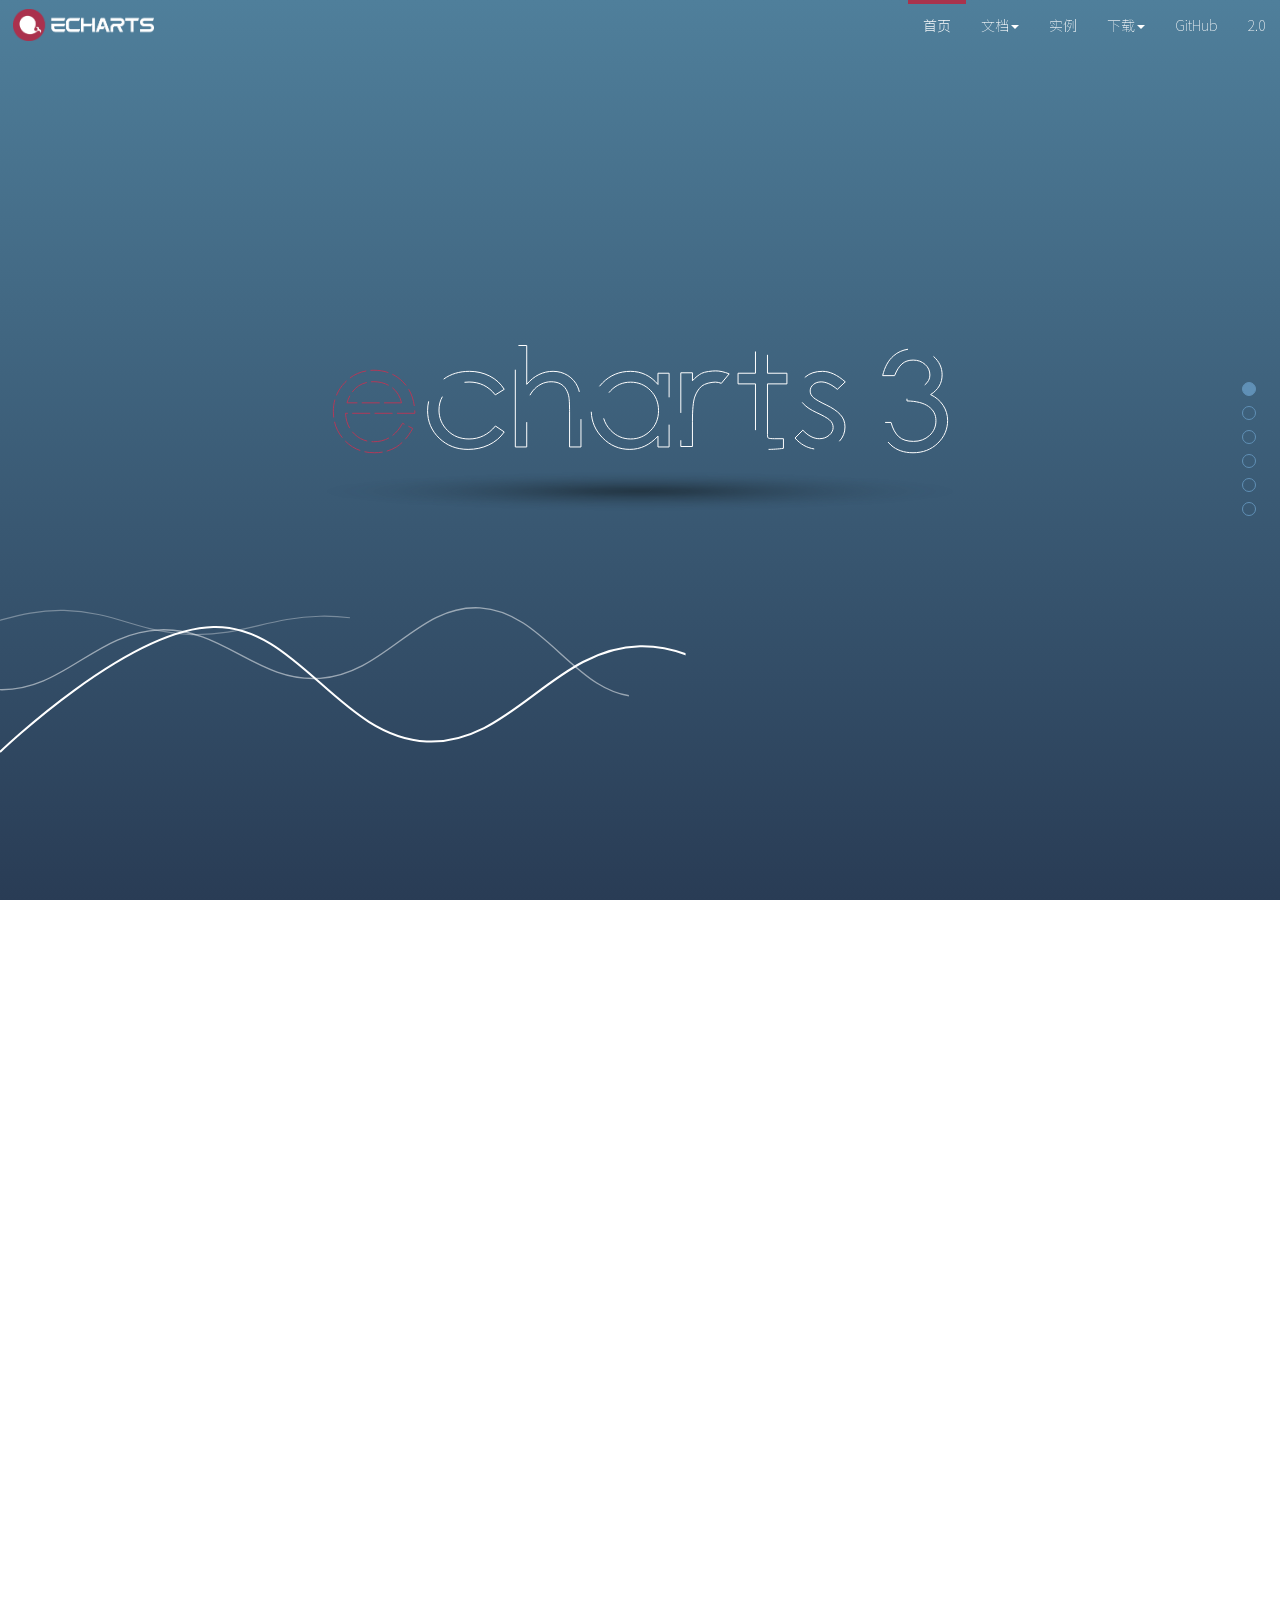
<file: echarts3.6.2-docs-master/index.html>
<!DOCTYPE html><html><head><meta charset="utf-8"><meta http-equiv="X-UA-Compatible" content="IE=edge"><meta name="viewport" content="width=device-width, initial-scale=1" user-scalable="no"><link rel="shortcut icon" href="images/favicon.png"><link rel="stylesheet" type="text/css" href="vendors/bootstrap/css/bootstrap.min.css"><!-- HTML5 shim and Respond.js for IE8 support of HTML5 elements and media queries--><!--[if lt IE 9]><script src="https://oss.maxcdn.com/html5shiv/3.7.2/html5shiv.min.js"></script><script src="https://oss.maxcdn.com/respond/1.4.2/respond.min.js"></script><![endif]--><link rel="stylesheet" type="text/css" href="css/main.css"><script id="font-hack" type="text/javascript">if (/windows/i.test(navigator.userAgent)) {
    var el = document.createElement('style');
    el.innerHTML = ''
        + '@font-face {font-family:"noto-thin";src:local("Microsoft Yahei");}'
        + '@font-face {font-family:"noto-light";src:local("Microsoft Yahei");}';
    document.head.insertBefore(el, document.getElementById('font-hack'));
}
</script><title>ECharts</title></head><!--[if lte IE 8]>
<body class="lower-ie">
<![endif]-->
<!--[if (gt IE 8)|!(IE)]><body class="index"></body><![endif]--><div id="lowie-main"><img src="images/forie.png" alt="ie tip"></div><div id="main"><div id="page-index"><nav role="navigation" class="navbar navbar-default navbar-fixed-top navbar-bg"><div class="container-fluid"><div class="navbar-header"><button type="button" data-toggle="collapse" data-target="#bs-example-navbar-collapse-1" aria-expanded="false" class="navbar-toggle collapsed"><span class="sr-only">Toggle navigation</span><span class="icon-bar"></span><span class="icon-bar"></span><span class="icon-bar"></span></button><a href="index.html" class="navbar-brand"><img src="images/logo.png" alt="echarts logo" class="navbar-logo"></a></div><div id="bs-example-navbar-collapse-1" class="collapse navbar-collapse"><ul class="nav navbar-nav navbar-right"><li id="nav-index"><a href="index.html">首页</a></li><li id="nav-doc" class="dropdown"><a href="index.html#" data-toggle="dropdown" class="dropdown-toggle">文档<b class="caret"></b></a><ul class="dropdown-menu"><li><a href="tutorial.html">教程</a></li><li><a href="api.html">API</a></li><li><a href="option.html">配置项手册</a></li><li><a href="changelog.html">Changelog</a></li></ul></li><li id="nav-examples"><a href="./gallery/index.html">实例</a></li><li id="nav-download" class="dropdown"><a href="index.html#" data-toggle="dropdown" class="dropdown-toggle">下载<b class="caret"></b></a><ul class="dropdown-menu"><li><a href="download.html">下载</a></li><li><a href="builder.html">在线构建</a></li><li><a href="download-map.html">地图</a></li><li><a href="download-theme.html">主题</a></li></ul></li><li id="nav-github"><a href="https://github.com/ecomfe/echarts" target="_blank">GitHub</a></li><li id="nav-2" class="0"><a href="echarts2/index.html">2.0</a></li></ul></div></div></nav><div id="fullpage"><div class="section section-one"><div class="container-one"><div id="animate-logo"></div><img src="images/index/shadow.png" alt="echarts3 shadow" class="shadow"><div id="wave"></div></div></div><div class="section section-two"><div class="container-two"><div class="img-bg"></div><!-- .header--><h2>每次用心改变 社区看得见</h2><div id="github-line-chart"></div><!-- .footer--></div></div><div class="section section-three"><div class="container-three row"><div class="col-md-6 col-sm-6"><div id="file-size-chart" class="file"></div></div><div class="col-md-6 col-sm-6"><h2>更小文件 更大作为</h2><p>更小体积的文件，满足更轻便的使用需求<br>更灵活的打包方式，可自由选择你需要的图表和组件</p></div></div></div><div class="section section-four"><div class="container-four row"><div class="col-md-7 col-sm-7 device-wrap"><img src="images/index/device.png" alt="header" class="device"></div><div class="col-md-5 col-sm-5 text-wrap"><h2>移动端强势来袭</h2><p>良好的自适应效果<br>专属的移动端交互体验</p></div></div></div><div class="section section-five"><div class="container-five row"><div class="text-header-wrap"><h2>更丰富的可视化效果</h2><p>新增更多图表类型，更好的满足不同数据的处理需求 更多的搭配方案让你的数据呈现方式更个性和完美</p></div><div class="list"><img src="images/index/1.png" data-index='1'><i></i><i></i><img src="images/index/2.png" data-index='2'><i></i><i></i><img src="images/index/3.png" data-index='3'><i></i><i></i><img src="images/index/4.png" data-index='4' class="cur-item"><i></i><i></i><img src="images/index/5.png" data-index='5'><i></i><i></i><img src="images/index/6.png" data-index='6'><i></i><i></i><img src="images/index/7.png" data-index='7'></div><div class="text-wrap"><h2>更丰富的可视化效果</h2><p>新增更多图表类型，更好的满足不同数据的处理需求<br />更多的搭配方案让你的数据呈现方式更个性和完美</p></div></div></div><div class="section section-six"><div class="container-six"><h2>Echarts 3.0的这一切仅仅是一个新的开始</h2><h2>在探索和完善的道路上我们从未停止脚步</h2><a href="examples.html" class="start-btn">Get started</a></div><footer id="footer"><div class="list-wrapper"><div class="product-list"><h2>百度EFE更多产品</h2><ul id="efe-more"></ul></div><div class="echarts-product"><h2>ECharts团队出品</h2><ul><li><a href="http://tushuo.baidu.com/" target="_blank">Baidu图说</a></li><li><a href="http://github.com/ecomfe/zrender" target="_blank">ZRender</a></li><li><a href="https://github.com/pissang/qtek" target="_blank">QTEK</a></li></ul></div><div class="contact-list"><h2>联系我们</h2><ul><li><a href="https://github.com/ecomfe/echarts" target="_blank">GitHub（问题反馈渠道）</a></li><li><a href="http://weibo.com/echarts" target="_blank">Weibo</a></li><li><a href="mailto:echarts-bug@baidu.com" target="_blank">Email</a></li></ul></div><div class="more"><h2>更多</h2><ul><li><a href="https://github.com/ecomfe/echarts/blob/master/LICENSE" target="_blank">License(BSD)</a></li></ul></div></div><div class="copyrights">© 2015<a href="http://www.baidu.com" target="_blank">Baidu</a></div></footer><script>var xhr = new XMLHttpRequest();
xhr.open('GET', 'efe-meta/html/full-intro.html', true);
xhr.send();
xhr.onreadystatechange = function() {
    if (xhr.readyState === 4 && xhr.status === 200) {
        var efeMore = document.getElementById('efe-more');
        efeMore.insertAdjacentHTML(
            'beforeend', xhr.responseText.replace(/<dd>.*?<\/dd>/g, '')
        );

        var removed = [
            'a[href="http://echarts.baidu.com/"]',
            'a[href="http://tushuo.baidu.com/"]',
        ];
        removed.forEach(function (query) {
            var result = efeMore.querySelectorAll(query)[0];
            var dtNode = result && result.parentNode;
            dtNode.parentNode.removeChild(dtNode);
        });


    }
};</script></div></div></div></div><script type="text/javascript" src="vendors/jquery/jquery.min.js"></script><script type="text/javascript" src="vendors/bootstrap/js/bootstrap.min.js"></script><script type="text/javascript" src="vendors/bootstrap/js/validator.js"></script><link rel="stylesheet" type="text/css" href="vendors/fullpage/jquery.fullpage.min.css"><script type="text/javascript" src="vendors/fullpage/jquery.fullpage.min.js"></script><script type="text/javascript" src="vendors/echarts/echarts.simple.min.js"></script><script type="text/javascript">(function () {
    if ($('.lower-ie').length) {
        return;
    }
    document.getElementById('nav-index').className = 'active';
    var defaultEle = $('.navbar-default');
    defaultEle.addClass('navbar-bg');

    document.writeln('<script language="javascript" src="js/index.js">');
    document.writeln('</scr' + 'ipt>');

    // enabling full page plugin
    $(document).ready(function() {
        // draw polyline and sine wave animation
        drawCanvasOne();
        drawLogo();
        // enabling full page plugin
        $('#fullpage').fullpage({
            navigation: true,
            resize: true,
            onLeave: function (index, nextIndex, direction) {
                if ($('.navbar-toggle').attr('aria-expanded') === 'true') {
                    $('.navbar-toggle').trigger('click');
                }
                $('.dropdown-toggle').each(function () {
                    var $toggleBtn = $(this);
                    if ($toggleBtn.attr('aria-expanded') === 'true') {
                        $toggleBtn.parent().removeClass('open');
                        $toggleBtn.trigger('click');
                    }
                });
                if (nextIndex === 2) {
                    initGithubCharts();
                }
                if (nextIndex === 3) {
                    initSizeCharts();
                }
                if (nextIndex === 4) {
                    $('.section-four').find('.text-wrap').addClass('text-wrap-animate')
                        .end().find('.device-wrap').addClass('device-wrap-animate');
                }
                defaultEle.toggleClass('navbar-bg', nextIndex === 1);
            }
        });
        var container = $('.container-five');
        container.on('mouseenter', 'img', function () {
            var target = $(this);
            if (target.hasClass('cur-item')) {
                return;
            }
            var index = +target.data('index');
            container.find('.cur-item').removeClass('cur-item');
            target.addClass('cur-item');
        });
    });
})();</script></html>
</file>
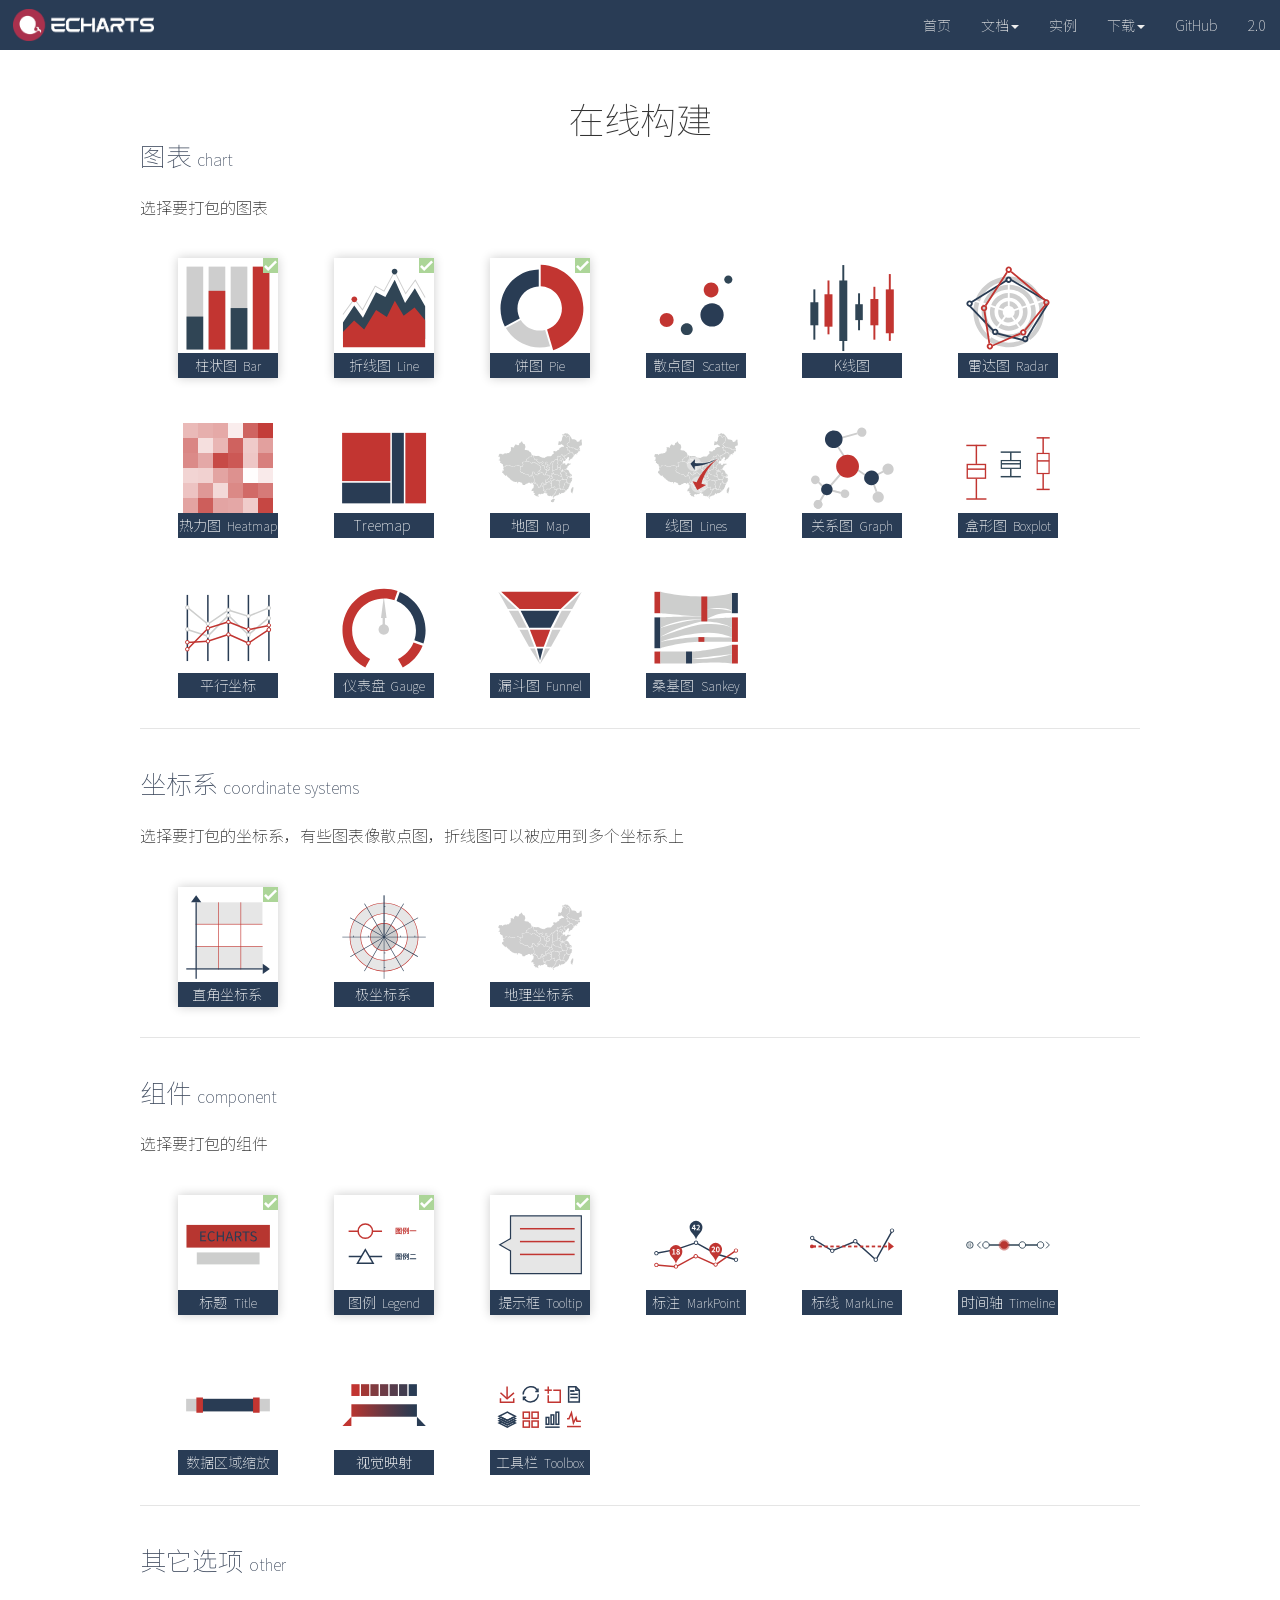
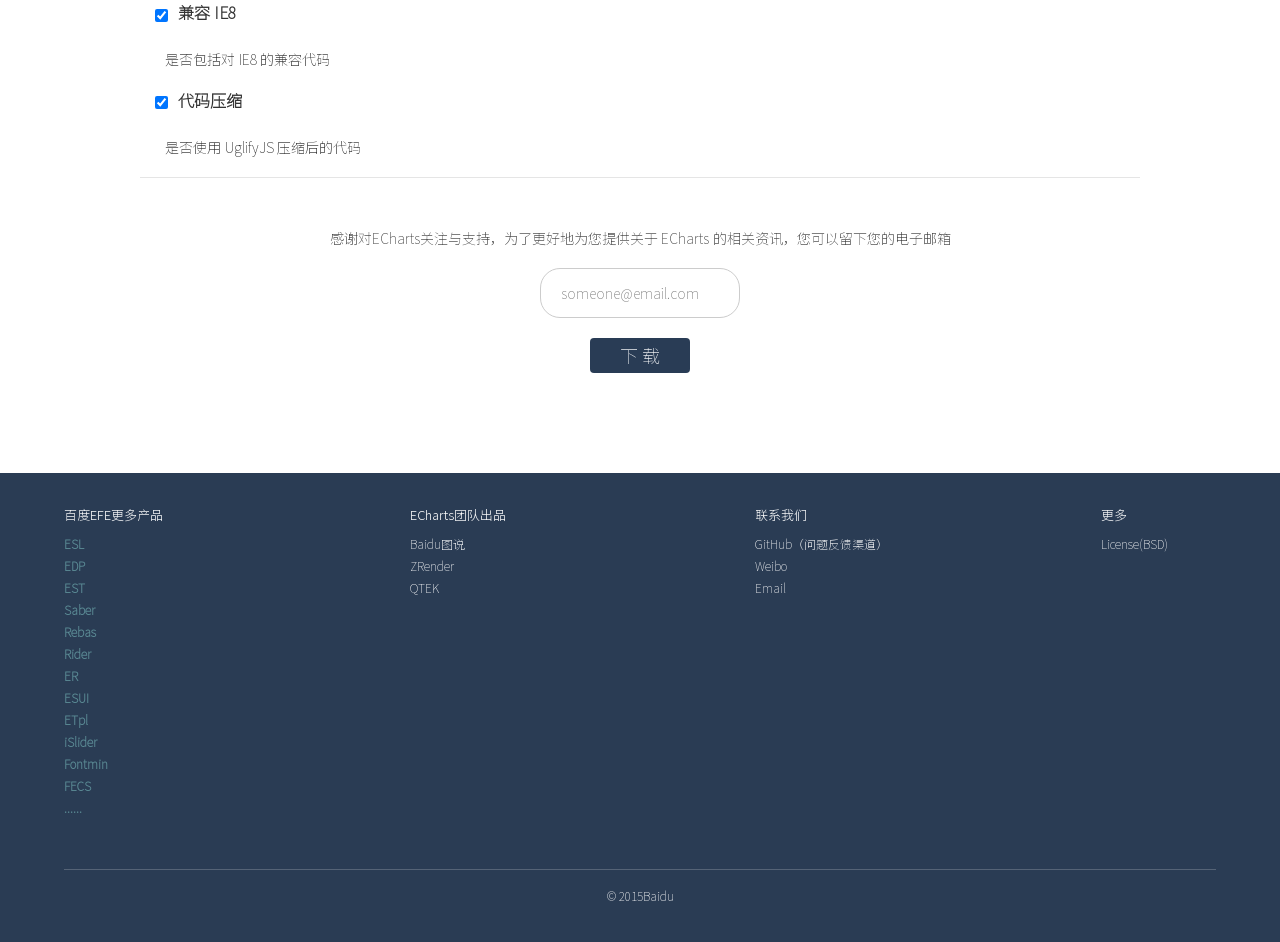
<file: echarts3.6.2-docs-master/builder.html>
<!DOCTYPE html><html><head><meta charset="utf-8"><meta http-equiv="X-UA-Compatible" content="IE=edge"><meta name="viewport" content="width=device-width, initial-scale=1" user-scalable="no"><link rel="shortcut icon" href="images/favicon.png"><link rel="stylesheet" type="text/css" href="vendors/bootstrap/css/bootstrap.min.css"><!-- HTML5 shim and Respond.js for IE8 support of HTML5 elements and media queries--><!--[if lt IE 9]><script src="https://oss.maxcdn.com/html5shiv/3.7.2/html5shiv.min.js"></script><script src="https://oss.maxcdn.com/respond/1.4.2/respond.min.js"></script><![endif]--><link rel="stylesheet" type="text/css" href="css/main.css"><script id="font-hack" type="text/javascript">if (/windows/i.test(navigator.userAgent)) {
    var el = document.createElement('style');
    el.innerHTML = ''
        + '@font-face {font-family:"noto-thin";src:local("Microsoft Yahei");}'
        + '@font-face {font-family:"noto-light";src:local("Microsoft Yahei");}';
    document.head.insertBefore(el, document.getElementById('font-hack'));
}
</script><title>ECharts Builder</title></head><!--[if lte IE 8]>
<body class="lower-ie">
<![endif]-->
<!--[if (gt IE 8)|!(IE)]><body class="undefined"></body><![endif]--><div id="lowie-main"><img src="images/forie.png" alt="ie tip"></div><div id="main"><nav class="navbar navbar-default navbar-fixed-top"><div class="container-fluid"><div class="navbar-header"><button type="button" data-toggle="collapse" data-target="#bs-example-navbar-collapse-1" aria-expanded="false" class="navbar-toggle collapsed"><span class="sr-only">Toggle navigation</span><span class="icon-bar"></span><span class="icon-bar"></span><span class="icon-bar"></span></button><a href="index.html" class="navbar-brand"><img src="images/logo.png" alt="echarts logo" class="navbar-logo"></a></div><div id="bs-example-navbar-collapse-1" class="collapse navbar-collapse"><ul class="nav navbar-nav navbar-right"><li id="nav-index"><a href="index.html">首页</a></li><li id="nav-doc" class="dropdown"><a href="builder.html#" data-toggle="dropdown" class="dropdown-toggle">文档<b class="caret"></b></a><ul class="dropdown-menu"><li><a href="tutorial.html">教程</a></li><li><a href="api.html">API</a></li><li><a href="option.html">配置项手册</a></li><li><a href="changelog.html">Changelog</a></li></ul></li><li id="nav-examples"><a href="examples.html">实例</a></li><li id="nav-download" class="dropdown"><a href="builder.html#" data-toggle="dropdown" class="dropdown-toggle">下载<b class="caret"></b></a><ul class="dropdown-menu"><li><a href="download.html">下载</a></li><li><a href="builder.html">在线构建</a></li><li><a href="download-map.html">地图</a></li><li><a href="download-theme.html">主题</a></li></ul></li><li id="nav-github"><a href="https://github.com/ecomfe/echarts" target="_blank">GitHub</a></li><li id="nav-2" class="0"><a href="echarts2/index.html">2.0</a></li></ul></div></div></nav><div id="builder"><h1>在线构建</h1><div id="configuration"><section id="charts"><h3>图表<span>chart</span></h3><p class="desc">选择要打包的图表</p><ul><li class="checked"><img src="images/builder/chart/bar.svg" alt=""><input type="checkbox" name="bar"><h5>柱状图 <span>Bar</span></h5></li><li class="checked"><img src="images/builder/chart/line.svg" alt=""><input type="checkbox" name="line"><h5>折线图 <span>Line</span></h5></li><li class="checked"><img src="images/builder/chart/pie.svg" alt=""><input type="checkbox" name="pie"><h5>饼图 <span>Pie</span></h5></li><li><img src="images/builder/chart/scatter.svg" alt=""><input type="checkbox" name="scatter"><h5>散点图 <span>Scatter</span></h5></li><li><img src="images/builder/chart/candlestick.svg" alt=""><input type="checkbox" name="candlestick"><h5>K线图 <span>Candlestick</span></h5></li><li><img src="images/builder/chart/radar.svg" alt=""><input type="checkbox" name="radar"><h5>雷达图 <span>Radar</span></h5></li><li><img src="images/builder/chart/heatmap.svg" alt=""><input type="checkbox" name="heatmap"><h5>热力图 <span>Heatmap</span></h5></li><li><img src="images/builder/chart/treemap.svg" alt=""><input type="checkbox" name="treemap"><h5>Treemap <span></span></h5></li><li><img src="images/builder/chart/map.svg" alt=""><input type="checkbox" name="map"><h5>地图 <span>Map</span></h5></li><li><img src="images/builder/chart/lines.svg" alt=""><input type="checkbox" name="lines"><h5>线图 <span>Lines</span></h5></li><li><img src="images/builder/chart/graph.svg" alt=""><input type="checkbox" name="graph"><h5>关系图 <span>Graph</span></h5></li><li><img src="images/builder/chart/boxplot.svg" alt=""><input type="checkbox" name="boxplot"><h5>盒形图 <span>Boxplot</span></h5></li><li><img src="images/builder/chart/parallel.svg" alt=""><input type="checkbox" name="parallel"><h5>平行坐标 <span>Parallel</span></h5></li><li><img src="images/builder/chart/gauge.svg" alt=""><input type="checkbox" name="gauge"><h5>仪表盘 <span>Gauge</span></h5></li><li><img src="images/builder/chart/funnel.svg" alt=""><input type="checkbox" name="funnel"><h5>漏斗图 <span>Funnel</span></h5></li><li><img src="images/builder/chart/sankey.svg" alt=""><input type="checkbox" name="sankey"><h5>桑基图 <span>Sankey</span></h5></li></ul></section><section id="coords"><h3>坐标系<span>coordinate systems</span></h3><p class="desc">选择要打包的坐标系，有些图表像散点图，折线图可以被应用到多个坐标系上</p><ul><li class="checked"><img src="images/builder/component/grid.svg" alt=""><input type="checkbox" name="grid"><h5>直角坐标系 <span></span></h5></li><li><img src="images/builder/component/polar.svg" alt=""><input type="checkbox" name="polar"><h5>极坐标系 <span></span></h5></li><li><img src="images/builder/component/geo.svg" alt=""><input type="checkbox" name="geo"><h5>地理坐标系 <span></span></h5></li></ul></section><section id="components"><h3>组件<span>component</span></h3><p class="desc">选择要打包的组件</p><ul><li class="checked"><img src="images/builder/component/title.svg" alt=""><input type="checkbox" name="title"><h5>标题 <span>Title</span></h5></li><li class="checked"><img src="images/builder/component/legend.svg" alt=""><input type="checkbox" name="legend"><h5>图例 <span>Legend</span></h5></li><li class="checked"><img src="images/builder/component/tooltip.svg" alt=""><input type="checkbox" name="tooltip"><h5>提示框 <span>Tooltip</span></h5></li><li><img src="images/builder/component/markPoint.svg" alt=""><input type="checkbox" name="markPoint"><h5>标注 <span>MarkPoint</span></h5></li><li><img src="images/builder/component/markLine.svg" alt=""><input type="checkbox" name="markLine"><h5>标线 <span>MarkLine</span></h5></li><li><img src="images/builder/component/timeline.svg" alt=""><input type="checkbox" name="timeline"><h5>时间轴 <span>Timeline</span></h5></li><li><img src="images/builder/component/dataZoom.svg" alt=""><input type="checkbox" name="dataZoom"><h5>数据区域缩放 <span>DataZoom</span></h5></li><li><img src="images/builder/component/visualMap.svg" alt=""><input type="checkbox" name="visualMap"><h5>视觉映射 <span>VisualMap</span></h5></li><li><img src="images/builder/component/toolbox.svg" alt=""><input type="checkbox" name="toolbox"><h5>工具栏 <span>Toolbox</span></h5></li></ul></section><section id="other"><h3>其它选项<span>other</span></h3><div class="other-option"><input type="checkbox" id="vml" name="vml" checked="checked"><label for="vml">兼容 IE8</label><p class="desc">是否包括对 IE8 的兼容代码</p></div><div class="other-option"><input type="checkbox" id="compress" name="compress" checked="checked"><label for="compress">代码压缩</label><p class="desc">是否使用 UglifyJS 压缩后的代码</p></div></section></div><div id="action"><p>感谢对ECharts关注与支持，为了更好地为您提供关于 ECharts 的相关资讯，您可以留下您的电子邮箱</p><div><input type="text" name="email" id="email" placeholder="someone@email.com"></div><div class="clear"></div><div><button id="build">下 载</button></div></div></div><footer id="footer"><div class="list-wrapper"><div class="product-list"><h2>百度EFE更多产品</h2><ul id="efe-more"></ul></div><div class="echarts-product"><h2>ECharts团队出品</h2><ul><li><a href="http://tushuo.baidu.com/" target="_blank">Baidu图说</a></li><li><a href="http://github.com/ecomfe/zrender" target="_blank">ZRender</a></li><li><a href="https://github.com/pissang/qtek" target="_blank">QTEK</a></li></ul></div><div class="contact-list"><h2>联系我们</h2><ul><li><a href="https://github.com/ecomfe/echarts" target="_blank">GitHub（问题反馈渠道）</a></li><li><a href="http://weibo.com/echarts" target="_blank">Weibo</a></li><li><a href="mailto:echarts-bug@baidu.com" target="_blank">Email</a></li></ul></div><div class="more"><h2>更多</h2><ul><li><a href="https://github.com/ecomfe/echarts/blob/master/LICENSE" target="_blank">License(BSD)</a></li></ul></div></div><div class="copyrights">© 2015<a href="http://www.baidu.com" target="_blank">Baidu</a></div></footer><script>var xhr = new XMLHttpRequest();
xhr.open('GET', 'efe-meta/html/full-intro.html', true);
xhr.send();
xhr.onreadystatechange = function() {
    if (xhr.readyState === 4 && xhr.status === 200) {
        var efeMore = document.getElementById('efe-more');
        efeMore.insertAdjacentHTML(
            'beforeend', xhr.responseText.replace(/<dd>.*?<\/dd>/g, '')
        );

        var removed = [
            'a[href="http://echarts.baidu.com/"]',
            'a[href="http://tushuo.baidu.com/"]',
        ];
        removed.forEach(function (query) {
            var result = efeMore.querySelectorAll(query)[0];
            var dtNode = result && result.parentNode;
            dtNode.parentNode.removeChild(dtNode);
        });


    }
};</script></div><script type="text/javascript" src="vendors/jquery/jquery.min.js"></script><script type="text/javascript" src="vendors/bootstrap/js/bootstrap.min.js"></script><script type="text/javascript" src="vendors/bootstrap/js/validator.js"></script><script src="js/log.js"></script><script>function updateCheckbox() {
    $('#charts input, #components input, #coords input').each(function () {
        $(this).attr('checked', $(this).parent().hasClass('checked'));
    });
}

$('#charts li, #components li, #coords li').click(function () {
    $(this).toggleClass('checked');

    updateCheckbox();
});

updateCheckbox();

// Build
$("#build").click(function () {
    var charts = [];
    $('#charts .checked input').each(function () {
        charts.push($(this).attr('name'));
    });

    var components = [];
    $('#coords .checked input').each(function () {
        components.push($(this).attr('name'));
    });
    $('#components .checked input').each(function () {
        components.push($(this).attr('name'));
    });

    var parameters = 'charts=' + charts.join(',') + '&components=' + components.join(',');

    if (!$('#compress').prop('checked')) {
        parameters += '&source=true';
    }
    if ($('#vml').prop('checked')) {
        parameters += '&vml=true';
    }

    parameters += '&version=3';

    var email = $('#email').val();
    var log = parameters;
    if (email) {
        log += '&email=' + email;
    }
    ecLog({
        'page': 'builder',
        'version': '3.1.5',
        'build-parameters-3': log
    });

    window.open('builder/echarts.html?' + parameters);
});</script></html>
</file>
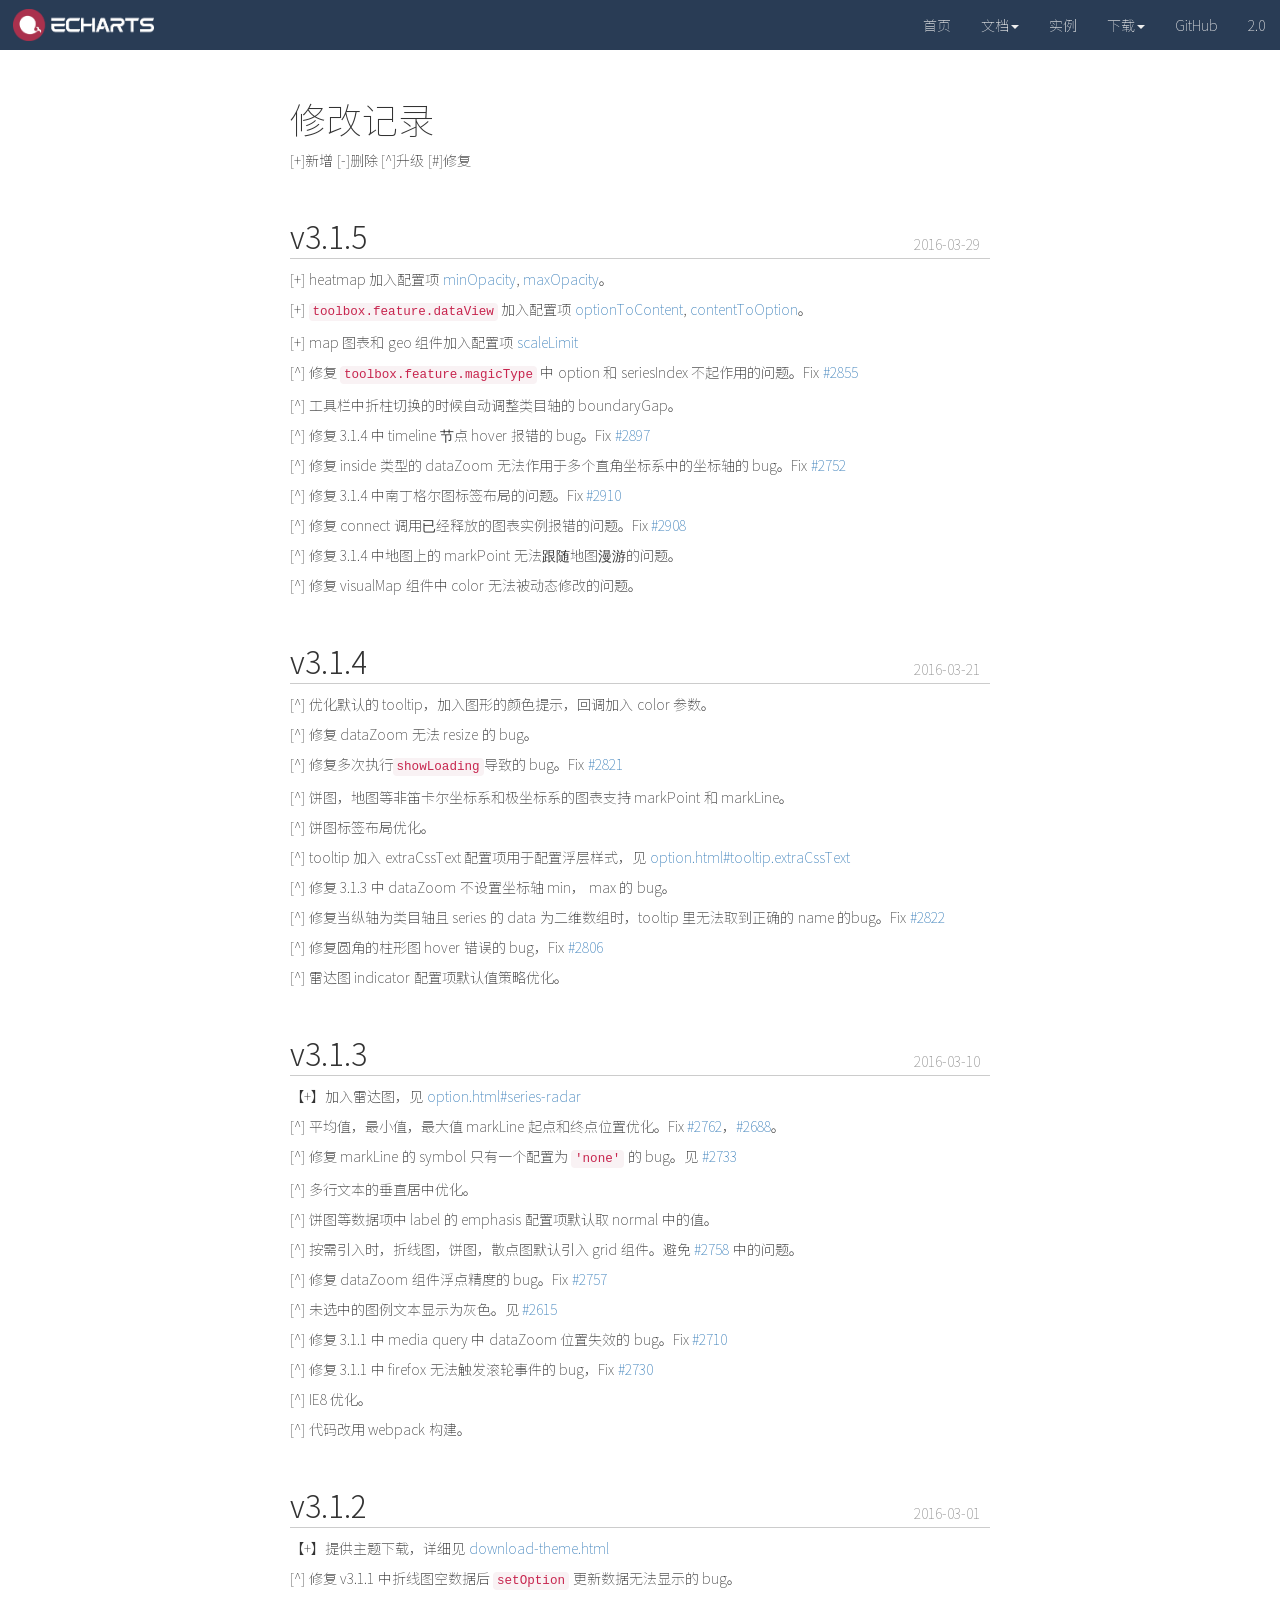
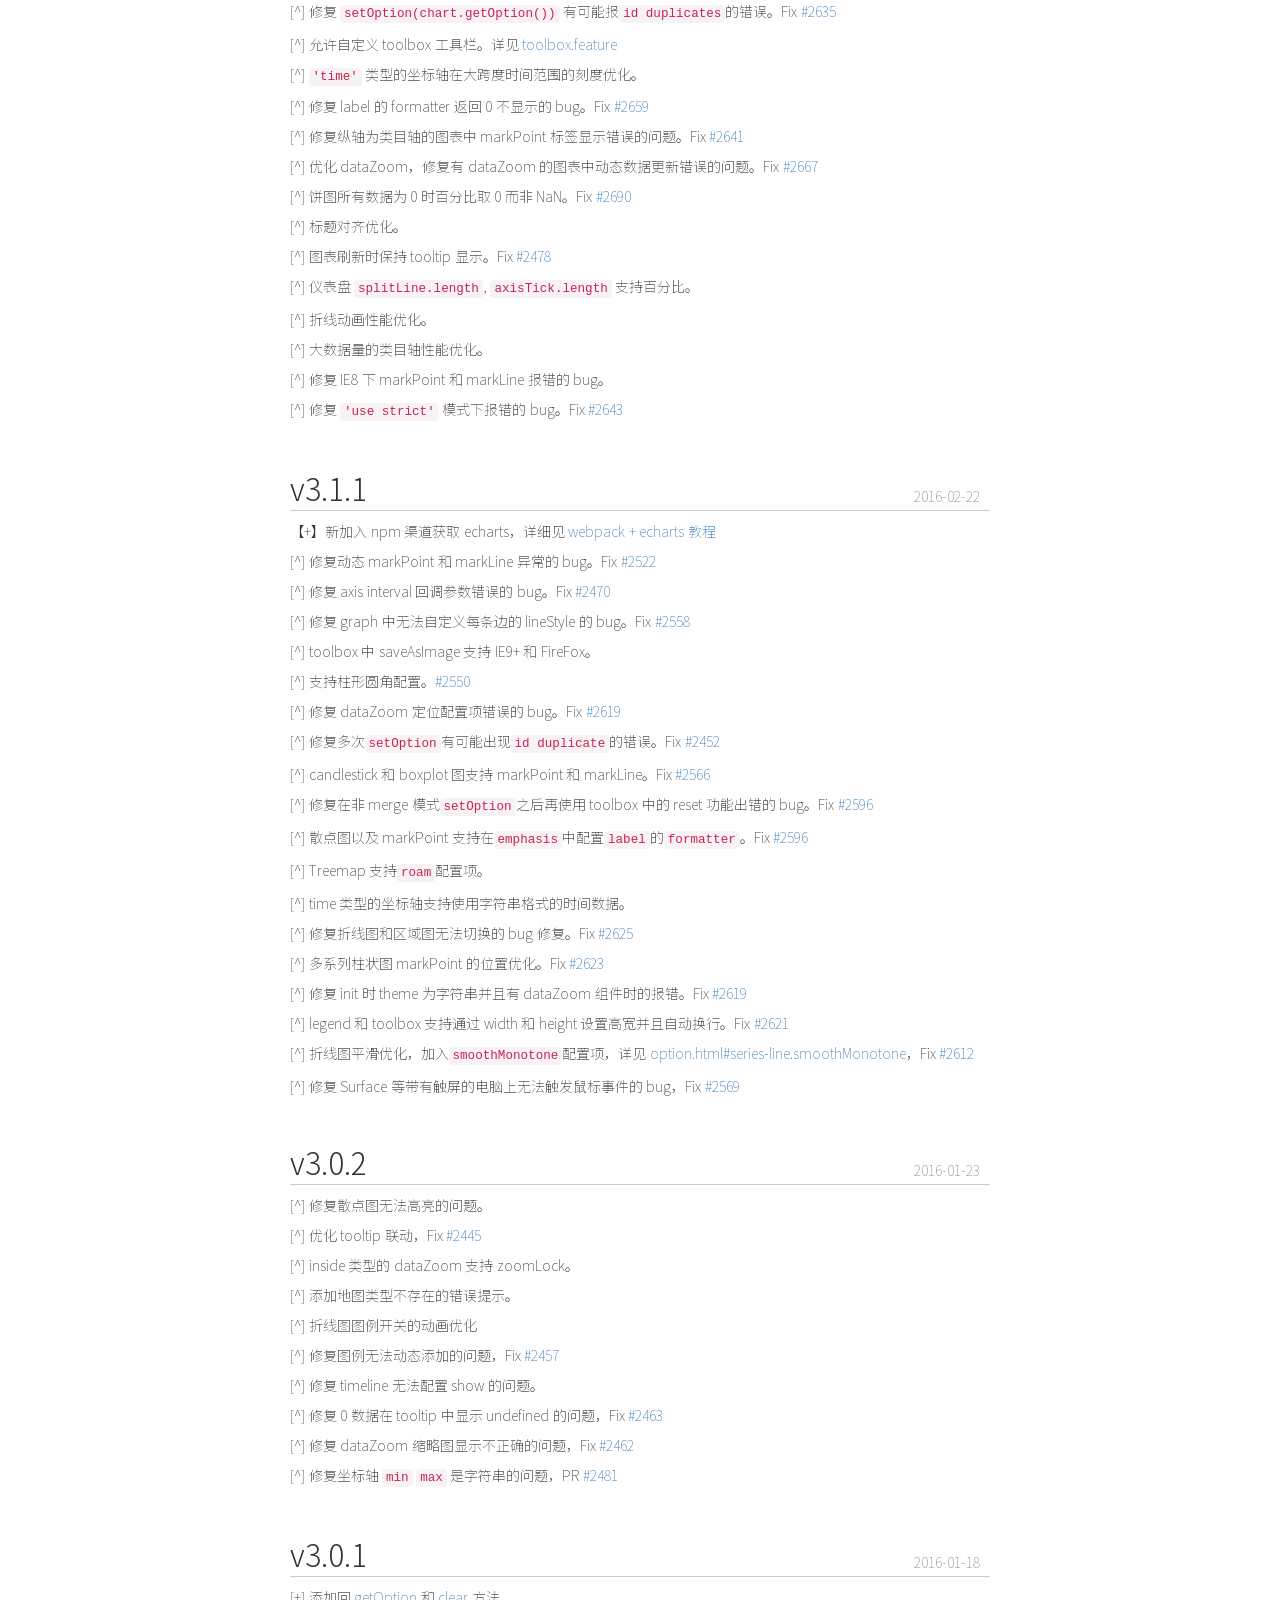
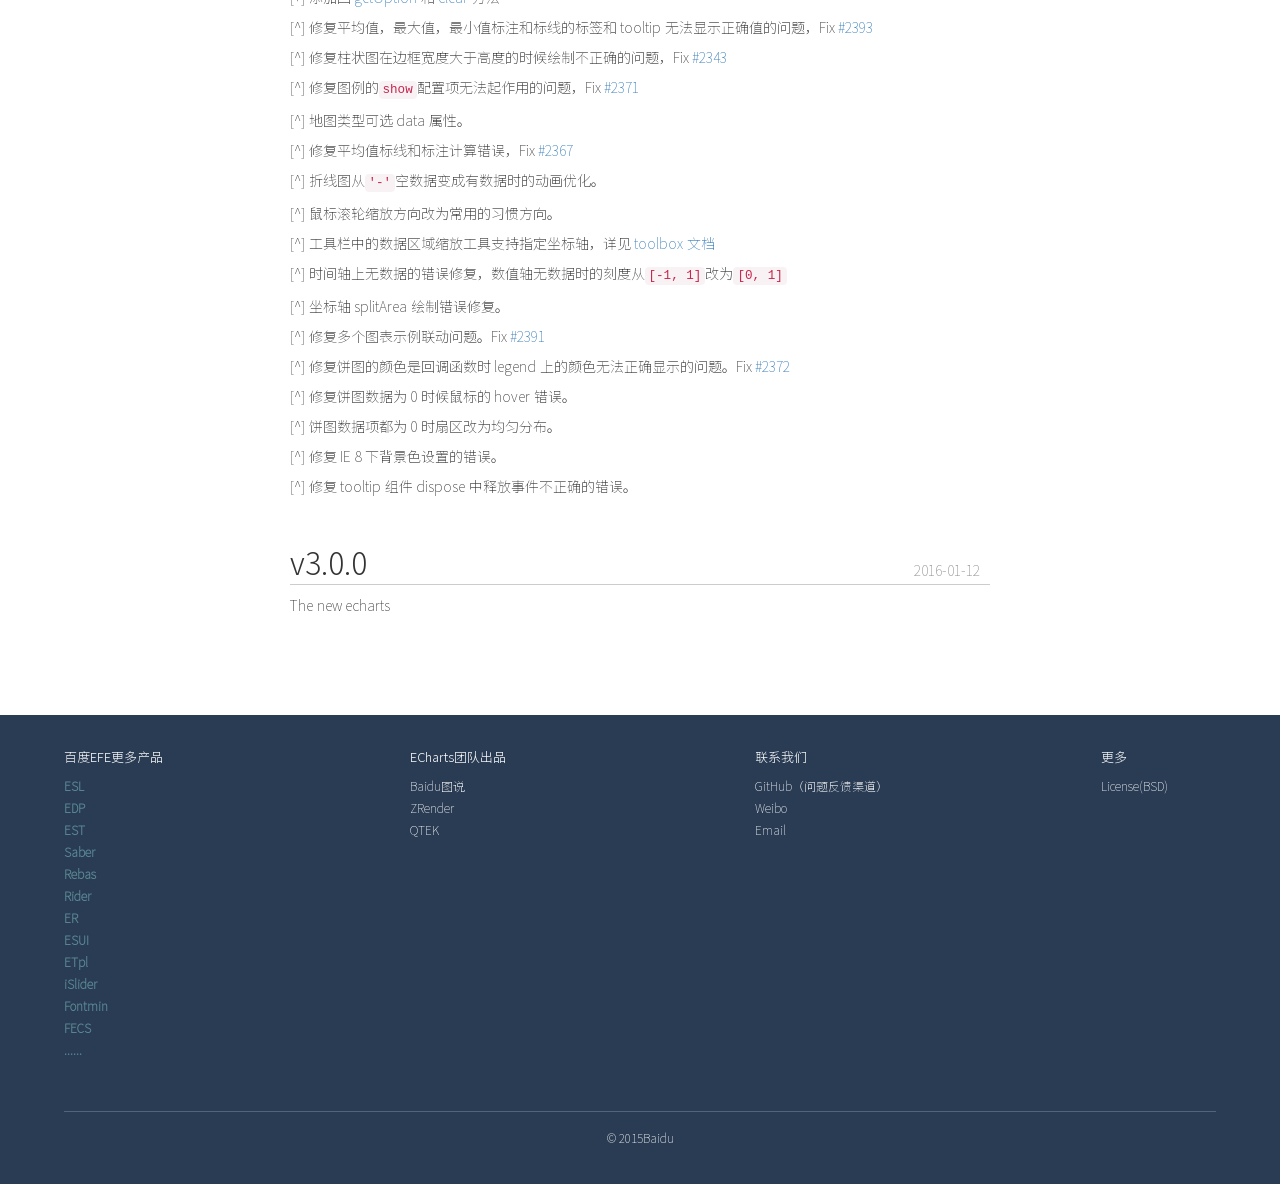
<file: echarts3.6.2-docs-master/changelog.html>
<!DOCTYPE html><html><head><meta charset="utf-8"><meta http-equiv="X-UA-Compatible" content="IE=edge"><meta name="viewport" content="width=device-width, initial-scale=1" user-scalable="no"><link rel="shortcut icon" href="images/favicon.png"><link rel="stylesheet" type="text/css" href="vendors/bootstrap/css/bootstrap.min.css"><!-- HTML5 shim and Respond.js for IE8 support of HTML5 elements and media queries--><!--[if lt IE 9]><script src="https://oss.maxcdn.com/html5shiv/3.7.2/html5shiv.min.js"></script><script src="https://oss.maxcdn.com/respond/1.4.2/respond.min.js"></script><![endif]--><link rel="stylesheet" type="text/css" href="css/main.css"><script id="font-hack" type="text/javascript">if (/windows/i.test(navigator.userAgent)) {
    var el = document.createElement('style');
    el.innerHTML = ''
        + '@font-face {font-family:"noto-thin";src:local("Microsoft Yahei");}'
        + '@font-face {font-family:"noto-light";src:local("Microsoft Yahei");}';
    document.head.insertBefore(el, document.getElementById('font-hack'));
}
</script></head><!--[if lte IE 8]>
<body class="lower-ie">
<![endif]-->
<!--[if (gt IE 8)|!(IE)]><body class="undefined"></body><![endif]--><div id="lowie-main"><img src="images/forie.png" alt="ie tip"></div><div id="main"><nav class="navbar navbar-default navbar-fixed-top"><div class="container-fluid"><div class="navbar-header"><button type="button" data-toggle="collapse" data-target="#bs-example-navbar-collapse-1" aria-expanded="false" class="navbar-toggle collapsed"><span class="sr-only">Toggle navigation</span><span class="icon-bar"></span><span class="icon-bar"></span><span class="icon-bar"></span></button><a href="index.html" class="navbar-brand"><img src="images/logo.png" alt="echarts logo" class="navbar-logo"></a></div><div id="bs-example-navbar-collapse-1" class="collapse navbar-collapse"><ul class="nav navbar-nav navbar-right"><li id="nav-index"><a href="index.html">首页</a></li><li id="nav-doc" class="dropdown"><a href="changelog.html#" data-toggle="dropdown" class="dropdown-toggle">文档<b class="caret"></b></a><ul class="dropdown-menu"><li><a href="tutorial.html">教程</a></li><li><a href="api.html">API</a></li><li><a href="option.html">配置项手册</a></li><li><a href="changelog.html">Changelog</a></li></ul></li><li id="nav-examples"><a href="examples.html">实例</a></li><li id="nav-download" class="dropdown"><a href="changelog.html#" data-toggle="dropdown" class="dropdown-toggle">下载<b class="caret"></b></a><ul class="dropdown-menu"><li><a href="download.html">下载</a></li><li><a href="builder.html">在线构建</a></li><li><a href="download-map.html">地图</a></li><li><a href="download-theme.html">主题</a></li></ul></li><li id="nav-github"><a href="https://github.com/ecomfe/echarts" target="_blank">GitHub</a></li><li id="nav-2" class="0"><a href="echarts2/index.html">2.0</a></li></ul></div></div></nav><div id="changelog"><h1>修改记录</h1><p class="desc">[+]新增 [-]删除 [^]升级 [#]修复</p><h2 id="v3-1-5">v3.1.5</h2>
<div class="time">2016-03-29</div>

<ul>
<li><p>[+] heatmap 加入配置项 <a href="option.html#series-heatmap.minOpacity">minOpacity</a>, <a href="option.html#series-heatmap.maxOpacity">maxOpacity</a>。</p>
</li>
<li><p>[+] <code>toolbox.feature.dataView</code> 加入配置项 <a href="option.html#toolbox.feature.dataView.optionToContent">optionToContent</a>, <a href="option.html#toolbox.feature.dataView.contentToOption">contentToOption</a>。</p>
</li>
<li><p>[+] map 图表和 geo 组件加入配置项 <a href="option.html#geo.scaleLimit">scaleLimit</a></p>
</li>
<li><p>[^] 修复 <code>toolbox.feature.magicType</code> 中 option 和 seriesIndex 不起作用的问题。Fix <a href="https://github.com/ecomfe/echarts/issues/2855">#2855</a></p>
</li>
<li><p>[^] 工具栏中折柱切换的时候自动调整类目轴的 boundaryGap。</p>
</li>
<li><p>[^] 修复 3.1.4 中 timeline 节点 hover 报错的 bug。Fix <a href="https://github.com/ecomfe/echarts/issues/2897">#2897</a></p>
</li>
<li><p>[^] 修复 inside 类型的 dataZoom 无法作用于多个直角坐标系中的坐标轴的 bug。Fix <a href="https://github.com/ecomfe/echarts/issues/2752">#2752</a></p>
</li>
<li><p>[^] 修复 3.1.4 中南丁格尔图标签布局的问题。Fix <a href="https://github.com/ecomfe/echarts/issues/2910">#2910</a></p>
</li>
<li><p>[^] 修复 connect 调用已经释放的图表实例报错的问题。Fix <a href="https://github.com/ecomfe/echarts/issues/2908">#2908</a></p>
</li>
<li><p>[^] 修复 3.1.4 中地图上的 markPoint 无法跟随地图漫游的问题。</p>
</li>
<li><p>[^] 修复 visualMap 组件中 color 无法被动态修改的问题。</p>
</li>
</ul>
<h2 id="v3-1-4">v3.1.4</h2>
<div class="time">2016-03-21</div>

<ul>
<li><p>[^] 优化默认的 tooltip，加入图形的颜色提示，回调加入 color 参数。</p>
</li>
<li><p>[^] 修复 dataZoom 无法 resize 的 bug。</p>
</li>
<li><p>[^] 修复多次执行<code>showLoading</code>导致的 bug。Fix <a href="https://github.com/ecomfe/echarts/issues/2821">#2821</a></p>
</li>
<li><p>[^] 饼图，地图等非笛卡尔坐标系和极坐标系的图表支持 markPoint 和 markLine。</p>
</li>
<li><p>[^] 饼图标签布局优化。</p>
</li>
<li><p>[^] tooltip 加入 extraCssText 配置项用于配置浮层样式，见 <a href="option.html#tooltip.extraCssText">option.html#tooltip.extraCssText</a></p>
</li>
<li><p>[^] 修复 3.1.3 中 dataZoom 不设置坐标轴 min， max 的 bug。</p>
</li>
<li><p>[^] 修复当纵轴为类目轴且 series 的 data 为二维数组时，tooltip 里无法取到正确的 name 的bug。Fix <a href="https://github.com/ecomfe/echarts/issues/2822">#2822</a></p>
</li>
<li><p>[^] 修复圆角的柱形图 hover 错误的 bug，Fix <a href="https://github.com/ecomfe/echarts/issues/2806">#2806</a></p>
</li>
<li><p>[^] 雷达图 indicator 配置项默认值策略优化。</p>
</li>
</ul>
<h2 id="v3-1-3">v3.1.3</h2>
<div class="time">2016-03-10</div>

<ul>
<li><p>【+】加入雷达图，见 <a href="option.html#series-radar">option.html#series-radar</a></p>
</li>
<li><p>[^] 平均值，最小值，最大值 markLine 起点和终点位置优化。Fix <a href="https://github.com/ecomfe/echarts/issues/2762">#2762</a>，<a href="https://github.com/ecomfe/echarts/issues/2688">#2688</a>。</p>
</li>
<li><p>[^] 修复 markLine 的 symbol 只有一个配置为 <code>&#39;none&#39;</code> 的 bug。见 <a href="https://github.com/ecomfe/echarts/issues/2733">#2733</a></p>
</li>
<li><p>[^] 多行文本的垂直居中优化。</p>
</li>
<li><p>[^] 饼图等数据项中 label 的 emphasis 配置项默认取 normal 中的值。</p>
</li>
<li><p>[^] 按需引入时，折线图，饼图，散点图默认引入 grid 组件。避免 <a href="https://github.com/ecomfe/echarts/issues/2758">#2758</a> 中的问题。</p>
</li>
<li><p>[^] 修复 dataZoom 组件浮点精度的 bug。Fix <a href="https://github.com/ecomfe/echarts/issues/2757">#2757</a></p>
</li>
<li><p>[^] 未选中的图例文本显示为灰色。见 <a href="https://github.com/ecomfe/echarts/issues/2615">#2615</a></p>
</li>
<li><p>[^] 修复 3.1.1 中 media query 中 dataZoom 位置失效的 bug。Fix <a href="https://github.com/ecomfe/echarts/issues/2710">#2710</a></p>
</li>
<li><p>[^] 修复 3.1.1 中 firefox 无法触发滚轮事件的 bug，Fix <a href="https://github.com/ecomfe/echarts/issues/2730">#2730</a></p>
</li>
<li><p>[^] IE8 优化。</p>
</li>
<li><p>[^] 代码改用 webpack 构建。</p>
</li>
</ul>
<h2 id="v3-1-2">v3.1.2</h2>
<div class="time">2016-03-01</div>

<ul>
<li><p>【+】提供主题下载，详细见 <a href="download-theme.html">download-theme.html</a></p>
</li>
<li><p>[^] 修复 v3.1.1 中折线图空数据后 <code>setOption</code> 更新数据无法显示的 bug。</p>
</li>
<li><p>[^] 修复 <code>setOption(chart.getOption())</code> 有可能报<code>id duplicates</code>的错误。Fix <a href="https://github.com/ecomfe/echarts/issues/2635">#2635</a></p>
</li>
<li><p>[^] 允许自定义 toolbox 工具栏。详见 <a href="option.html#toolbox.feature">toolbox.feature</a></p>
</li>
<li><p>[^] <code>&#39;time&#39;</code> 类型的坐标轴在大跨度时间范围的刻度优化。</p>
</li>
<li><p>[^] 修复 label 的 formatter 返回 0 不显示的 bug。Fix <a href="https://github.com/ecomfe/echarts/issues/2659">#2659</a></p>
</li>
<li><p>[^] 修复纵轴为类目轴的图表中 markPoint 标签显示错误的问题。Fix <a href="https://github.com/ecomfe/echarts/issues/2641">#2641</a></p>
</li>
<li><p>[^] 优化 dataZoom，修复有 dataZoom 的图表中动态数据更新错误的问题。Fix <a href="https://github.com/ecomfe/echarts/issues/2667">#2667</a></p>
</li>
<li><p>[^] 饼图所有数据为 0 时百分比取 0 而非 NaN。Fix <a href="https://github.com/ecomfe/echarts/issues/2667">#2690</a></p>
</li>
<li><p>[^] 标题对齐优化。</p>
</li>
<li><p>[^] 图表刷新时保持 tooltip 显示。Fix <a href="https://github.com/ecomfe/echarts/issues/2478">#2478</a></p>
</li>
<li><p>[^] 仪表盘 <code>splitLine.length</code>, <code>axisTick.length</code> 支持百分比。</p>
</li>
<li><p>[^] 折线动画性能优化。</p>
</li>
<li><p>[^] 大数据量的类目轴性能优化。</p>
</li>
<li><p>[^] 修复 IE8 下 markPoint 和 markLine 报错的 bug。</p>
</li>
<li><p>[^] 修复 <code>&#39;use strict&#39;</code> 模式下报错的 bug。Fix <a href="https://github.com/ecomfe/echarts/issues/2643">#2643</a></p>
</li>
</ul>
<h2 id="v3-1-1">v3.1.1</h2>
<div class="time">2016-02-22</div>

<ul>
<li><p>【+】新加入 npm 渠道获取 echarts，详细见 <a href="tutorial.html#%E5%9C%A8%20webpack%20%E4%B8%AD%E4%BD%BF%E7%94%A8%20ECharts">webpack + echarts 教程</a></p>
</li>
<li><p>[^] 修复动态 markPoint 和 markLine 异常的 bug。Fix <a href="https://github.com/ecomfe/echarts/issues/2522">#2522</a></p>
</li>
<li><p>[^] 修复 axis interval 回调参数错误的 bug。Fix <a href="https://github.com/ecomfe/echarts/issues/2470">#2470</a></p>
</li>
<li><p>[^] 修复 graph 中无法自定义每条边的 lineStyle 的 bug。Fix <a href="https://github.com/ecomfe/echarts/issues/2558">#2558</a></p>
</li>
<li><p>[^] toolbox 中 saveAsImage 支持 IE9+ 和 FireFox。</p>
</li>
<li><p>[^] 支持柱形圆角配置。<a href="https://github.com/ecomfe/echarts/issues/2550">#2550</a></p>
</li>
<li><p>[^] 修复 dataZoom 定位配置项错误的 bug。Fix <a href="https://github.com/ecomfe/echarts/issues/2619">#2619</a></p>
</li>
<li><p>[^] 修复多次<code>setOption</code>有可能出现<code>id duplicate</code>的错误。Fix <a href="https://github.com/ecomfe/echarts/issues/2452">#2452</a></p>
</li>
<li><p>[^] candlestick 和 boxplot 图支持 markPoint 和 markLine。Fix <a href="https://github.com/ecomfe/echarts/issues/2566">#2566</a></p>
</li>
<li><p>[^] 修复在非 merge 模式<code>setOption</code>之后再使用 toolbox 中的 reset 功能出错的 bug。Fix <a href="https://github.com/ecomfe/echarts/issues/2596">#2596</a></p>
</li>
<li><p>[^] 散点图以及 markPoint 支持在<code>emphasis</code>中配置<code>label</code>的<code>formatter</code>。Fix <a href="https://github.com/ecomfe/echarts/issues/2596">#2596</a></p>
</li>
<li><p>[^] Treemap 支持<code>roam</code>配置项。</p>
</li>
<li><p>[^] time 类型的坐标轴支持使用字符串格式的时间数据。</p>
</li>
<li><p>[^] 修复折线图和区域图无法切换的 bug 修复。Fix <a href="https://github.com/ecomfe/echarts/issues/2625">#2625</a></p>
</li>
<li><p>[^] 多系列柱状图 markPoint 的位置优化。Fix <a href="https://github.com/ecomfe/echarts/issues/2623">#2623</a></p>
</li>
<li><p>[^] 修复 init 时 theme 为字符串并且有 dataZoom 组件时的报错。Fix <a href="https://github.com/ecomfe/echarts/issues/2619">#2619</a></p>
</li>
<li><p>[^] legend 和 toolbox 支持通过 width 和 height 设置高宽并且自动换行。Fix <a href="https://github.com/ecomfe/echarts/issues/2621">#2621</a></p>
</li>
<li><p>[^] 折线图平滑优化，加入<code>smoothMonotone</code>配置项，详见 <a href="option.html#series-line.smoothMonotone">option.html#series-line.smoothMonotone</a>，Fix <a href="https://github.com/ecomfe/echarts/issues/2612">#2612</a></p>
</li>
<li><p>[^] 修复 Surface 等带有触屏的电脑上无法触发鼠标事件的 bug，Fix <a href="https://github.com/ecomfe/echarts/issues/2569">#2569</a></p>
</li>
</ul>
<h2 id="v3-0-2">v3.0.2</h2>
<div class="time">2016-01-23</div>

<ul>
<li><p>[^] 修复散点图无法高亮的问题。</p>
</li>
<li><p>[^] 优化 tooltip 联动，Fix <a href="https://github.com/ecomfe/echarts/issues/2445">#2445</a></p>
</li>
<li><p>[^] inside 类型的 dataZoom 支持 zoomLock。</p>
</li>
<li><p>[^] 添加地图类型不存在的错误提示。</p>
</li>
<li><p>[^] 折线图图例开关的动画优化</p>
</li>
<li><p>[^] 修复图例无法动态添加的问题，Fix <a href="https://github.com/ecomfe/echarts/issues/2457">#2457</a></p>
</li>
<li><p>[^] 修复 timeline 无法配置 show 的问题。</p>
</li>
<li><p>[^] 修复 0 数据在 tooltip 中显示 undefined 的问题，Fix <a href="https://github.com/ecomfe/echarts/issues/2463">#2463</a></p>
</li>
<li><p>[^] 修复 dataZoom 缩略图显示不正确的问题，Fix <a href="https://github.com/ecomfe/echarts/issues/2462">#2462</a></p>
</li>
<li><p>[^] 修复坐标轴 <code>min</code> <code>max</code> 是字符串的问题，PR <a href="https://github.com/ecomfe/echarts/pull/2481">#2481</a></p>
</li>
</ul>
<h2 id="v3-0-1">v3.0.1</h2>
<div class="time">2016-01-18</div>

<ul>
<li><p>[+] 添加回 <a href="api.html#echartsInstance.getOption">getOption</a> 和 <a href="api.html#echartsInstance.clear">clear</a> 方法</p>
</li>
<li><p>[^] 修复平均值，最大值，最小值标注和标线的标签和 tooltip 无法显示正确值的问题，Fix <a href="https://github.com/ecomfe/echarts/issues/2393">#2393</a></p>
</li>
<li><p>[^] 修复柱状图在边框宽度大于高度的时候绘制不正确的问题，Fix <a href="https://github.com/ecomfe/echarts/issues/2343">#2343</a></p>
</li>
<li><p>[^] 修复图例的<code>show</code>配置项无法起作用的问题，Fix <a href="https://github.com/ecomfe/echarts/issues/2371">#2371</a></p>
</li>
<li><p>[^] 地图类型可选 data 属性。</p>
</li>
<li><p>[^] 修复平均值标线和标注计算错误，Fix <a href="https://github.com/ecomfe/echarts/issues/2367">#2367</a></p>
</li>
<li><p>[^] 折线图从<code>&#39;-&#39;</code>空数据变成有数据时的动画优化。</p>
</li>
<li><p>[^] 鼠标滚轮缩放方向改为常用的习惯方向。</p>
</li>
<li><p>[^] 工具栏中的数据区域缩放工具支持指定坐标轴，详见<a href="option.html#toolbox.feature.dataZoom.yAxisIndex"> toolbox 文档</a></p>
</li>
<li><p>[^] 时间轴上无数据的错误修复，数值轴无数据时的刻度从<code>[-1, 1]</code>改为<code>[0, 1]</code></p>
</li>
<li><p>[^] 坐标轴 splitArea 绘制错误修复。</p>
</li>
<li><p>[^] 修复多个图表示例联动问题。Fix <a href="https://github.com/ecomfe/echarts/issues/2391">#2391</a></p>
</li>
<li><p>[^] 修复饼图的颜色是回调函数时 legend 上的颜色无法正确显示的问题。Fix <a href="https://github.com/ecomfe/echarts/issues/2372">#2372</a></p>
</li>
<li><p>[^] 修复饼图数据为 0 时候鼠标的 hover 错误。</p>
</li>
<li><p>[^] 饼图数据项都为 0 时扇区改为均匀分布。</p>
</li>
<li><p>[^] 修复 IE 8 下背景色设置的错误。</p>
</li>
<li><p>[^] 修复 tooltip 组件 dispose 中释放事件不正确的错误。</p>
</li>
</ul>
<h2 id="v3-0-0">v3.0.0</h2>
<div class="time">2016-01-12</div>

<ul>
<li>The new echarts</li>
</ul>
</div><footer id="footer"><div class="list-wrapper"><div class="product-list"><h2>百度EFE更多产品</h2><ul id="efe-more"></ul></div><div class="echarts-product"><h2>ECharts团队出品</h2><ul><li><a href="http://tushuo.baidu.com/" target="_blank">Baidu图说</a></li><li><a href="http://github.com/ecomfe/zrender" target="_blank">ZRender</a></li><li><a href="https://github.com/pissang/qtek" target="_blank">QTEK</a></li></ul></div><div class="contact-list"><h2>联系我们</h2><ul><li><a href="https://github.com/ecomfe/echarts" target="_blank">GitHub（问题反馈渠道）</a></li><li><a href="http://weibo.com/echarts" target="_blank">Weibo</a></li><li><a href="mailto:echarts-bug@baidu.com" target="_blank">Email</a></li></ul></div><div class="more"><h2>更多</h2><ul><li><a href="https://github.com/ecomfe/echarts/blob/master/LICENSE" target="_blank">License(BSD)</a></li></ul></div></div><div class="copyrights">© 2015<a href="http://www.baidu.com" target="_blank">Baidu</a></div></footer><script>var xhr = new XMLHttpRequest();
xhr.open('GET', 'efe-meta/html/full-intro.html', true);
xhr.send();
xhr.onreadystatechange = function() {
    if (xhr.readyState === 4 && xhr.status === 200) {
        var efeMore = document.getElementById('efe-more');
        efeMore.insertAdjacentHTML(
            'beforeend', xhr.responseText.replace(/<dd>.*?<\/dd>/g, '')
        );

        var removed = [
            'a[href="http://echarts.baidu.com/"]',
            'a[href="http://tushuo.baidu.com/"]',
        ];
        removed.forEach(function (query) {
            var result = efeMore.querySelectorAll(query)[0];
            var dtNode = result && result.parentNode;
            dtNode.parentNode.removeChild(dtNode);
        });


    }
};</script></div><script type="text/javascript" src="vendors/jquery/jquery.min.js"></script><script type="text/javascript" src="vendors/bootstrap/js/bootstrap.min.js"></script><script type="text/javascript" src="vendors/bootstrap/js/validator.js"></script></html>
</file>
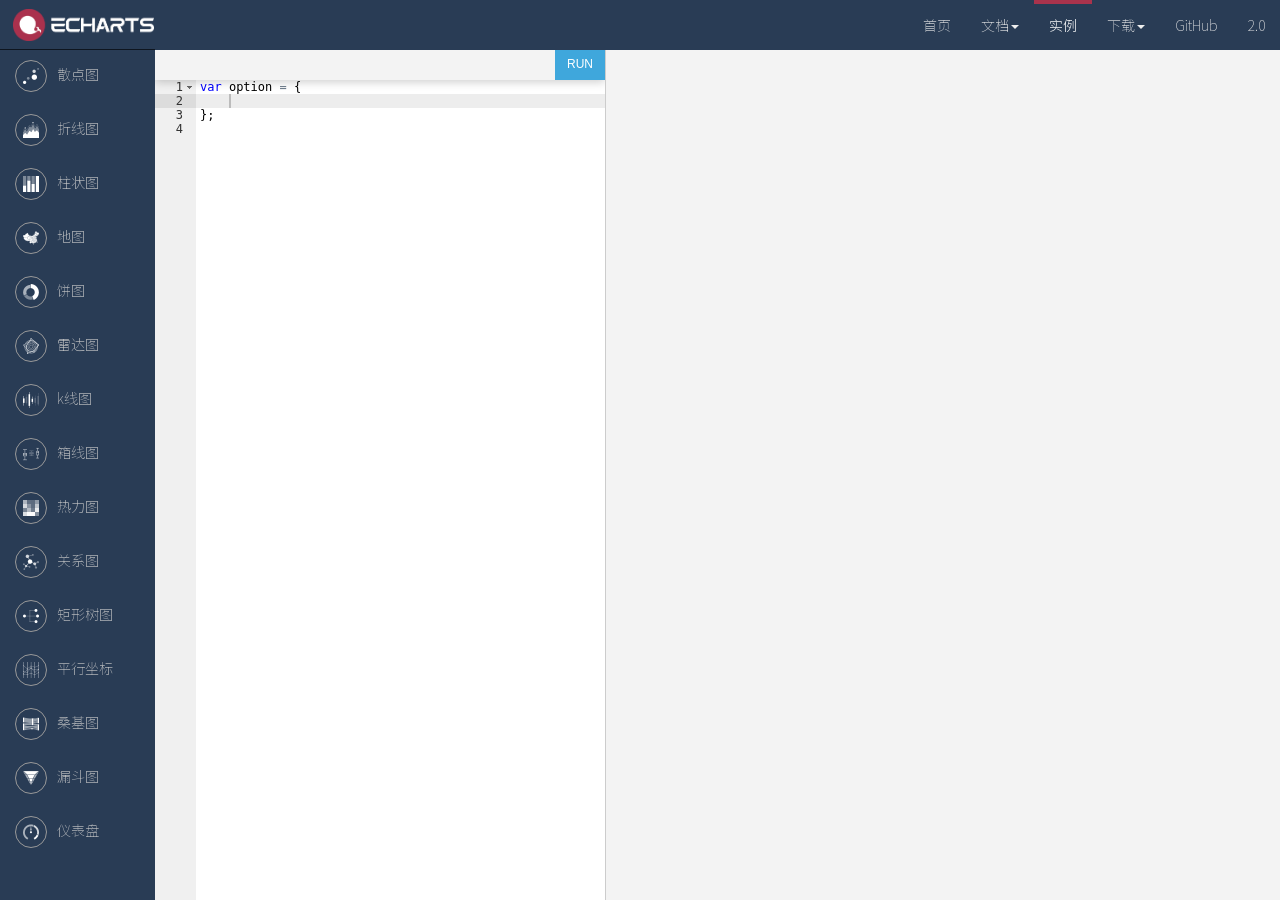
<file: echarts3.6.2-docs-master/demo.html>
<!DOCTYPE html><html><head><meta charset="utf-8"><meta http-equiv="X-UA-Compatible" content="IE=edge"><meta name="viewport" content="width=device-width, initial-scale=1" user-scalable="no"><link rel="shortcut icon" href="images/favicon.png"><link rel="stylesheet" type="text/css" href="vendors/bootstrap/css/bootstrap.min.css"><!-- HTML5 shim and Respond.js for IE8 support of HTML5 elements and media queries--><!--[if lt IE 9]><script src="https://oss.maxcdn.com/html5shiv/3.7.2/html5shiv.min.js"></script><script src="https://oss.maxcdn.com/respond/1.4.2/respond.min.js"></script><![endif]--><link rel="stylesheet" type="text/css" href="./css/main.css"><script id="font-hack" type="text/javascript">if (/windows/i.test(navigator.userAgent)) {
    var el = document.createElement('style');
    el.innerHTML = ''
        + '@font-face {font-family:"noto-thin";src:local("Microsoft Yahei");}'
        + '@font-face {font-family:"noto-light";src:local("Microsoft Yahei");}';
    document.head.insertBefore(el, document.getElementById('font-hack'));
}
</script><title>ECharts Examples</title><link rel="stylesheet" href="vendors/perfect-scrollbar/0.6.8/css/perfect-scrollbar.min.css"></head><!--[if lte IE 8]>
<body class="lower-ie">
<![endif]-->
<!--[if (gt IE 8)|!(IE)]><body class="undefined"></body><![endif]--><div id="lowie-main"><img src="images/forie.png" alt="ie tip"></div><div id="main"><nav class="navbar navbar-default navbar-fixed-top"><div class="container-fluid"><div class="navbar-header"><button type="button" data-toggle="collapse" data-target="#bs-example-navbar-collapse-1" aria-expanded="false" class="navbar-toggle collapsed"><span class="sr-only">Toggle navigation</span><span class="icon-bar"></span><span class="icon-bar"></span><span class="icon-bar"></span></button><a href="index.html" class="navbar-brand"><img src="images/logo.png" alt="echarts logo" class="navbar-logo"></a></div><div id="bs-example-navbar-collapse-1" class="collapse navbar-collapse"><ul class="nav navbar-nav navbar-right"><li id="nav-index"><a href="index.html">首页</a></li><li id="nav-doc" class="dropdown"><a href="demo.html#" data-toggle="dropdown" class="dropdown-toggle">文档<b class="caret"></b></a><ul class="dropdown-menu"><li><a href="tutorial.html">教程</a></li><li><a href="api.html">API</a></li><li><a href="option.html">配置项手册</a></li><li><a href="changelog.html">Changelog</a></li></ul></li><li id="nav-examples"><a href="examples.html">实例</a></li><li id="nav-download" class="dropdown"><a href="demo.html#" data-toggle="dropdown" class="dropdown-toggle">下载<b class="caret"></b></a><ul class="dropdown-menu"><li><a href="download.html">下载</a></li><li><a href="builder.html">在线构建</a></li><li><a href="download-map.html">地图</a></li><li><a href="download-theme.html">主题</a></li></ul></li><li id="nav-github"><a href="https://github.com/ecomfe/echarts" target="_blank">GitHub</a></li><li id="nav-2" class="0"><a href="echarts2/index.html">2.0</a></li></ul></div></div></nav><div id="left-chart-nav"><ul></ul></div><div id="nav-mask"></div><div id="nav-layer"><ul class="chart-list"></ul></div><div id="chart-demo"></div></div><script type="text/javascript" src="vendors/jquery/jquery.min.js"></script><script type="text/javascript" src="vendors/bootstrap/js/bootstrap.min.js"></script><script type="text/javascript" src="vendors/bootstrap/js/validator.js"></script><script type="text/javascript" src="vendors/waypoint.js"></script><script type="text/javascript" src="vendors/lodash.js"></script><script type="text/javascript" src="vendors/perfect-scrollbar/0.6.8/js/perfect-scrollbar.min.js"></script><script type="text/javascript">var GALLERY_PATH = 'gallery/';
console.log(GALLERY_PATH);
var GALLERY_EDITOR_PATH = GALLERY_PATH + 'editor.html?c=';
var GALLERY_VIEW_PATH = GALLERY_PATH + 'view.html?c=';
var GALLERY_THUMB_PATH = GALLERY_PATH + 'data/thumb/';
</script><script type="text/javascript" src="js/config.js"></script><script type="text/javascript" src="js/examples-nav.js"></script><script type="text/javascript">document.getElementById('nav-examples').className = 'active';
function loadDemo() {
    var chartId = location.hash.slice(1);
    $('#chart-demo').html('<iframe src="' + GALLERY_EDITOR_PATH + chartId + '"></iframe>');
}

$(window).on('hashchange', function () {
    loadDemo();
});
loadDemo();</script></html>
</file>
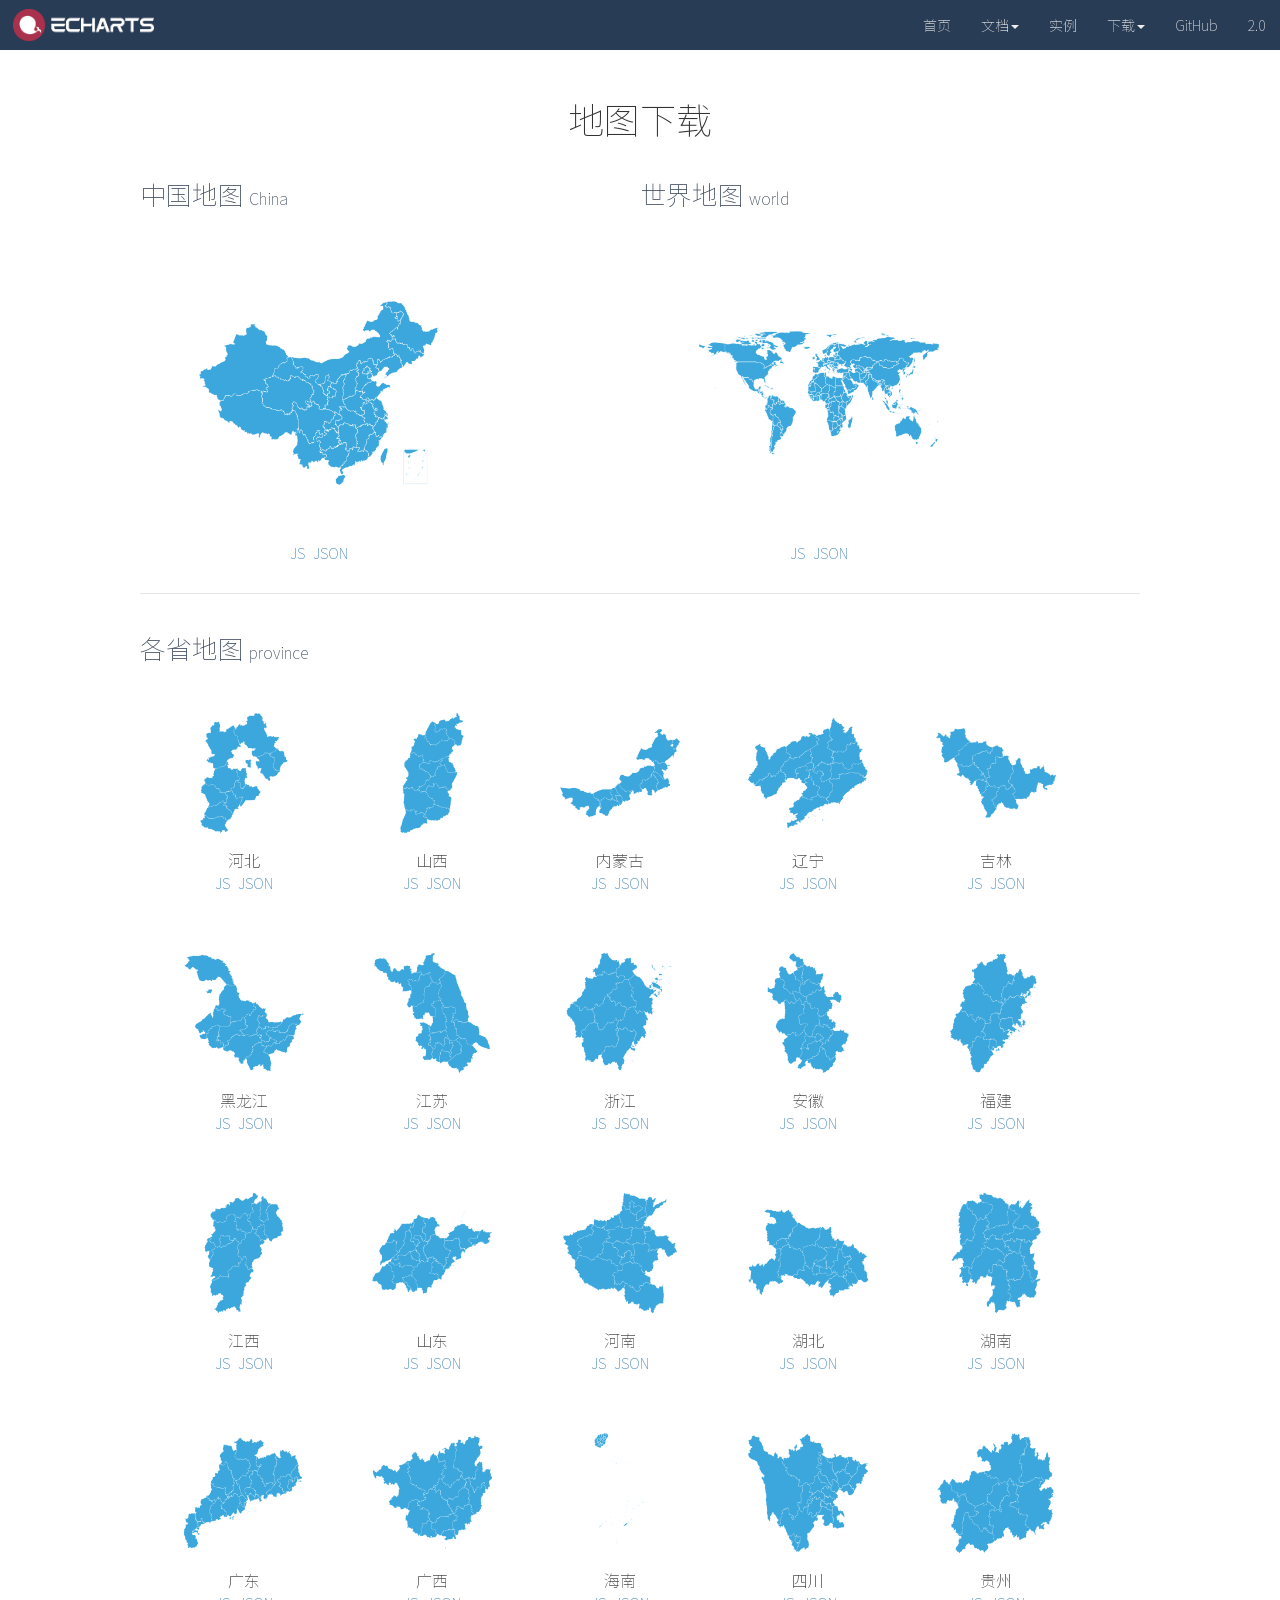
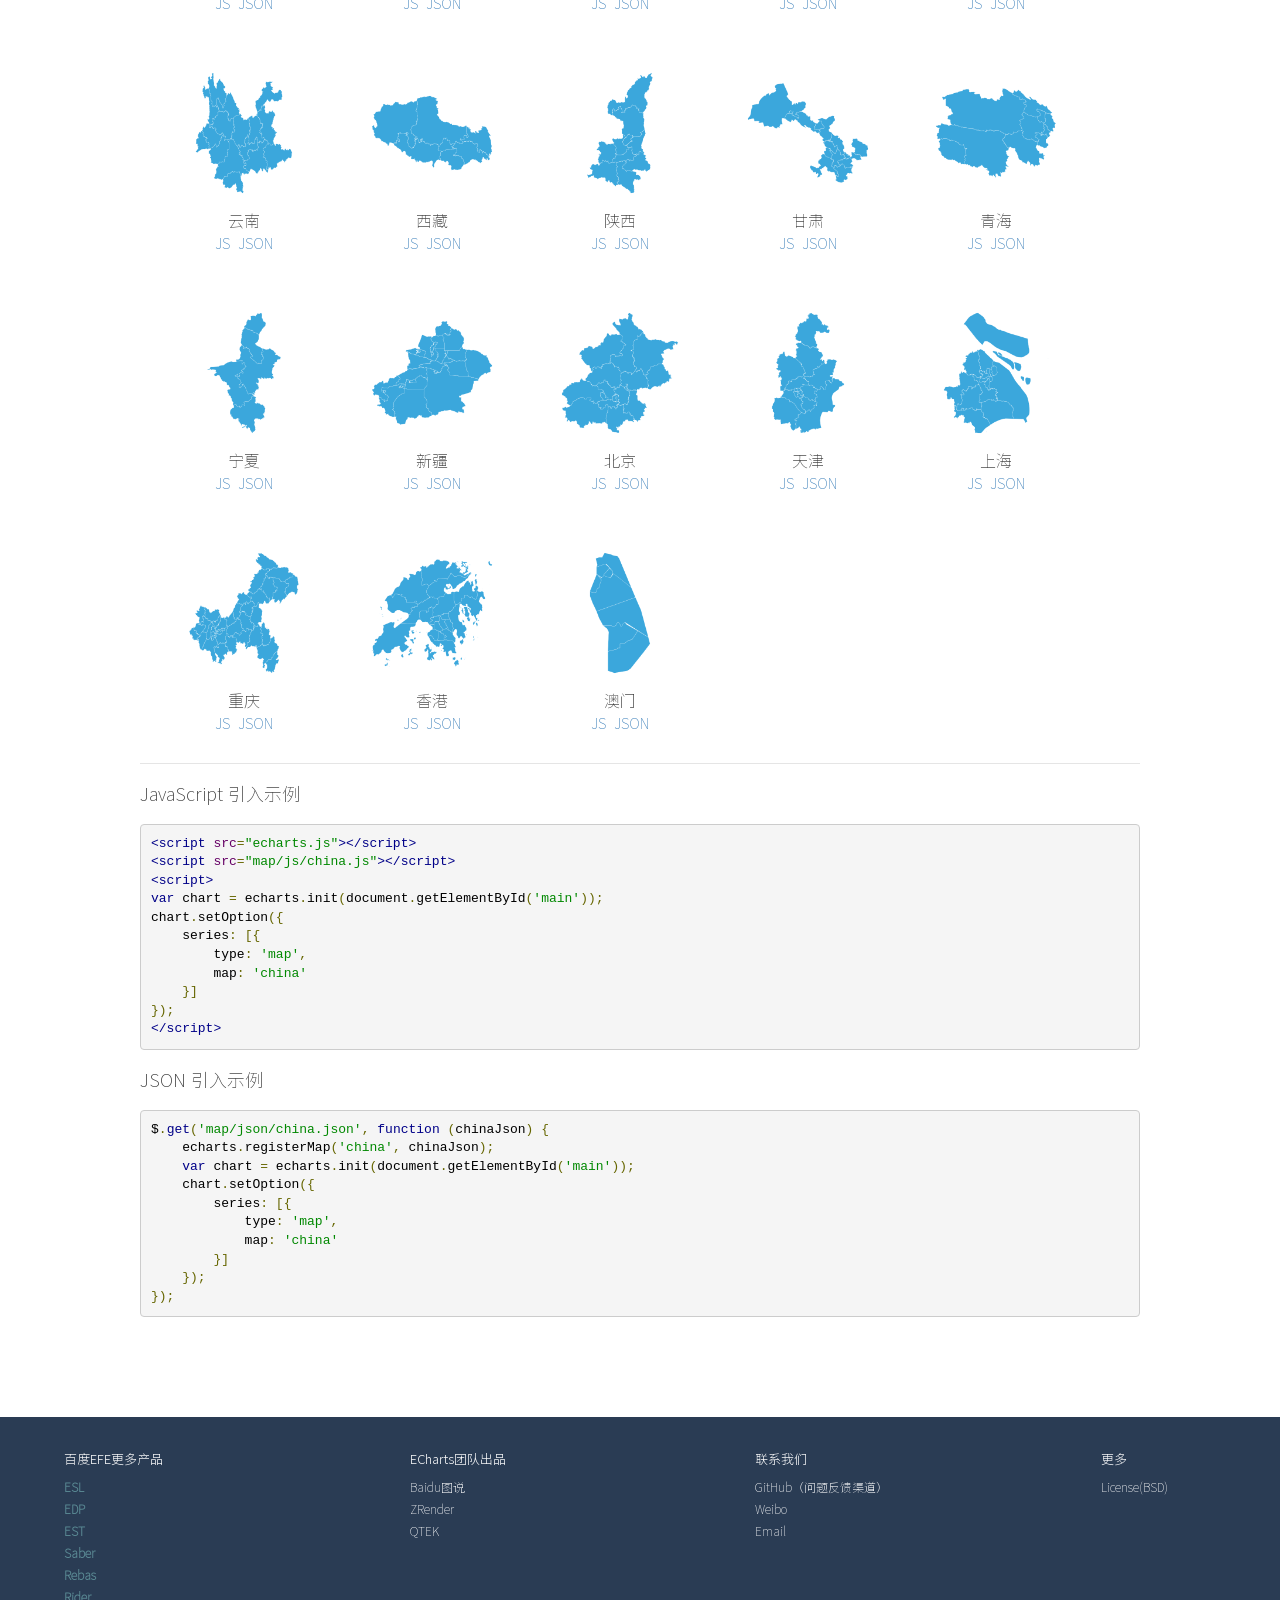
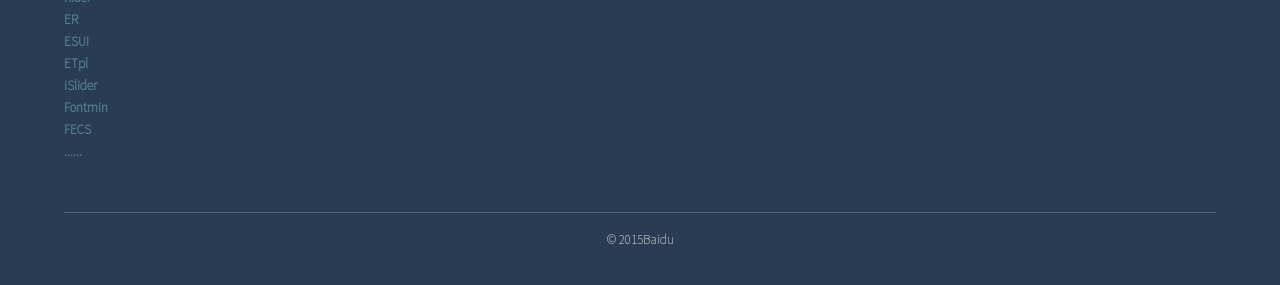
<file: echarts3.6.2-docs-master/download-map.html>
<!DOCTYPE html><html><head><meta charset="utf-8"><meta http-equiv="X-UA-Compatible" content="IE=edge"><meta name="viewport" content="width=device-width, initial-scale=1" user-scalable="no"><link rel="shortcut icon" href="images/favicon.png"><link rel="stylesheet" type="text/css" href="vendors/bootstrap/css/bootstrap.min.css"><!-- HTML5 shim and Respond.js for IE8 support of HTML5 elements and media queries--><!--[if lt IE 9]><script src="https://oss.maxcdn.com/html5shiv/3.7.2/html5shiv.min.js"></script><script src="https://oss.maxcdn.com/respond/1.4.2/respond.min.js"></script><![endif]--><link rel="stylesheet" type="text/css" href="css/main.css"><script id="font-hack" type="text/javascript">if (/windows/i.test(navigator.userAgent)) {
    var el = document.createElement('style');
    el.innerHTML = ''
        + '@font-face {font-family:"noto-thin";src:local("Microsoft Yahei");}'
        + '@font-face {font-family:"noto-light";src:local("Microsoft Yahei");}';
    document.head.insertBefore(el, document.getElementById('font-hack'));
}
</script><title>ECharts Map Download</title><link rel="stylesheet" type="text/css" href="vendors/prettify/prettify.css"></head><!--[if lte IE 8]>
<body class="lower-ie">
<![endif]-->
<!--[if (gt IE 8)|!(IE)]><body class="undefined"></body><![endif]--><div id="lowie-main"><img src="images/forie.png" alt="ie tip"></div><div id="main"><nav class="navbar navbar-default navbar-fixed-top"><div class="container-fluid"><div class="navbar-header"><button type="button" data-toggle="collapse" data-target="#bs-example-navbar-collapse-1" aria-expanded="false" class="navbar-toggle collapsed"><span class="sr-only">Toggle navigation</span><span class="icon-bar"></span><span class="icon-bar"></span><span class="icon-bar"></span></button><a href="index.html" class="navbar-brand"><img src="images/logo.png" alt="echarts logo" class="navbar-logo"></a></div><div id="bs-example-navbar-collapse-1" class="collapse navbar-collapse"><ul class="nav navbar-nav navbar-right"><li id="nav-index"><a href="index.html">首页</a></li><li id="nav-doc" class="dropdown"><a href="download-map.html#" data-toggle="dropdown" class="dropdown-toggle">文档<b class="caret"></b></a><ul class="dropdown-menu"><li><a href="tutorial.html">教程</a></li><li><a href="api.html">API</a></li><li><a href="option.html">配置项手册</a></li><li><a href="changelog.html">Changelog</a></li></ul></li><li id="nav-examples"><a href="examples.html">实例</a></li><li id="nav-download" class="dropdown"><a href="download-map.html#" data-toggle="dropdown" class="dropdown-toggle">下载<b class="caret"></b></a><ul class="dropdown-menu"><li><a href="download.html">下载</a></li><li><a href="builder.html">在线构建</a></li><li><a href="download-map.html">地图</a></li><li><a href="download-theme.html">主题</a></li></ul></li><li id="nav-github"><a href="https://github.com/ecomfe/echarts" target="_blank">GitHub</a></li><li id="nav-2" class="0"><a href="echarts2/index.html">2.0</a></li></ul></div></div></nav><div id="map-download"><div id="maps"><h1>地图下载</h1><section id="china"><h3>中国地图<span>China</span></h3><ul><li><a href="asset/map/json/china.json" download="china.json" target="_blank"><img src="asset/map/thumb/china.png" alt=""></a><div class="links"><a href="asset/map/js/china.js" download="china.js" target="_blank">JS</a><a href="asset/map/json/china.json" download="china.json" target="_blank">JSON</a></div></li></ul></section><section id="world"><h3>世界地图<span>world</span></h3><ul><li><a href="asset/map/json/world.json" download="world.json" target="_blank"><img src="asset/map/thumb/world.png" alt=""></a><div class="links"><a href="asset/map/js/world.js" download="world.js" target="_blank">JS</a><a href="asset/map/json/world.json" download="world.json" target="_blank">JSON</a></div></li></ul></section><div class="clear"></div><section id="province"><h3>各省地图<span>province</span></h3><ul><li><a href="asset/map/json/province/hebei.json" download="hebei.json" target="_blank"><img src="asset/map/thumb/hebei.png" alt=""></a><h5>河北</h5><div class="links"><a href="asset/map/js/province/hebei.js" download="hebei.js" target="_blank">JS</a><a href="asset/map/json/province/hebei.json" download="hebei.json" target="_blank">JSON</a></div></li><li><a href="asset/map/json/province/shanxi.json" download="shanxi.json" target="_blank"><img src="asset/map/thumb/shanxi.png" alt=""></a><h5>山西</h5><div class="links"><a href="asset/map/js/province/shanxi.js" download="shanxi.js" target="_blank">JS</a><a href="asset/map/json/province/shanxi.json" download="shanxi.json" target="_blank">JSON</a></div></li><li><a href="asset/map/json/province/neimenggu.json" download="neimenggu.json" target="_blank"><img src="asset/map/thumb/neimenggu.png" alt=""></a><h5>内蒙古</h5><div class="links"><a href="asset/map/js/province/neimenggu.js" download="neimenggu.js" target="_blank">JS</a><a href="asset/map/json/province/neimenggu.json" download="neimenggu.json" target="_blank">JSON</a></div></li><li><a href="asset/map/json/province/liaoning.json" download="liaoning.json" target="_blank"><img src="asset/map/thumb/liaoning.png" alt=""></a><h5>辽宁</h5><div class="links"><a href="asset/map/js/province/liaoning.js" download="liaoning.js" target="_blank">JS</a><a href="asset/map/json/province/liaoning.json" download="liaoning.json" target="_blank">JSON</a></div></li><li><a href="asset/map/json/province/jilin.json" download="jilin.json" target="_blank"><img src="asset/map/thumb/jilin.png" alt=""></a><h5>吉林</h5><div class="links"><a href="asset/map/js/province/jilin.js" download="jilin.js" target="_blank">JS</a><a href="asset/map/json/province/jilin.json" download="jilin.json" target="_blank">JSON</a></div></li><li><a href="asset/map/json/province/heilongjiang.json" download="heilongjiang.json" target="_blank"><img src="asset/map/thumb/heilongjiang.png" alt=""></a><h5>黑龙江</h5><div class="links"><a href="asset/map/js/province/heilongjiang.js" download="heilongjiang.js" target="_blank">JS</a><a href="asset/map/json/province/heilongjiang.json" download="heilongjiang.json" target="_blank">JSON</a></div></li><li><a href="asset/map/json/province/jiangsu.json" download="jiangsu.json" target="_blank"><img src="asset/map/thumb/jiangsu.png" alt=""></a><h5>江苏</h5><div class="links"><a href="asset/map/js/province/jiangsu.js" download="jiangsu.js" target="_blank">JS</a><a href="asset/map/json/province/jiangsu.json" download="jiangsu.json" target="_blank">JSON</a></div></li><li><a href="asset/map/json/province/zhejiang.json" download="zhejiang.json" target="_blank"><img src="asset/map/thumb/zhejiang.png" alt=""></a><h5>浙江</h5><div class="links"><a href="asset/map/js/province/zhejiang.js" download="zhejiang.js" target="_blank">JS</a><a href="asset/map/json/province/zhejiang.json" download="zhejiang.json" target="_blank">JSON</a></div></li><li><a href="asset/map/json/province/anhui.json" download="anhui.json" target="_blank"><img src="asset/map/thumb/anhui.png" alt=""></a><h5>安徽</h5><div class="links"><a href="asset/map/js/province/anhui.js" download="anhui.js" target="_blank">JS</a><a href="asset/map/json/province/anhui.json" download="anhui.json" target="_blank">JSON</a></div></li><li><a href="asset/map/json/province/fujian.json" download="fujian.json" target="_blank"><img src="asset/map/thumb/fujian.png" alt=""></a><h5>福建</h5><div class="links"><a href="asset/map/js/province/fujian.js" download="fujian.js" target="_blank">JS</a><a href="asset/map/json/province/fujian.json" download="fujian.json" target="_blank">JSON</a></div></li><li><a href="asset/map/json/province/jiangxi.json" download="jiangxi.json" target="_blank"><img src="asset/map/thumb/jiangxi.png" alt=""></a><h5>江西</h5><div class="links"><a href="asset/map/js/province/jiangxi.js" download="jiangxi.js" target="_blank">JS</a><a href="asset/map/json/province/jiangxi.json" download="jiangxi.json" target="_blank">JSON</a></div></li><li><a href="asset/map/json/province/shandong.json" download="shandong.json" target="_blank"><img src="asset/map/thumb/shandong.png" alt=""></a><h5>山东</h5><div class="links"><a href="asset/map/js/province/shandong.js" download="shandong.js" target="_blank">JS</a><a href="asset/map/json/province/shandong.json" download="shandong.json" target="_blank">JSON</a></div></li><li><a href="asset/map/json/province/henan.json" download="henan.json" target="_blank"><img src="asset/map/thumb/henan.png" alt=""></a><h5>河南</h5><div class="links"><a href="asset/map/js/province/henan.js" download="henan.js" target="_blank">JS</a><a href="asset/map/json/province/henan.json" download="henan.json" target="_blank">JSON</a></div></li><li><a href="asset/map/json/province/hubei.json" download="hubei.json" target="_blank"><img src="asset/map/thumb/hubei.png" alt=""></a><h5>湖北</h5><div class="links"><a href="asset/map/js/province/hubei.js" download="hubei.js" target="_blank">JS</a><a href="asset/map/json/province/hubei.json" download="hubei.json" target="_blank">JSON</a></div></li><li><a href="asset/map/json/province/hunan.json" download="hunan.json" target="_blank"><img src="asset/map/thumb/hunan.png" alt=""></a><h5>湖南</h5><div class="links"><a href="asset/map/js/province/hunan.js" download="hunan.js" target="_blank">JS</a><a href="asset/map/json/province/hunan.json" download="hunan.json" target="_blank">JSON</a></div></li><li><a href="asset/map/json/province/guangdong.json" download="guangdong.json" target="_blank"><img src="asset/map/thumb/guangdong.png" alt=""></a><h5>广东</h5><div class="links"><a href="asset/map/js/province/guangdong.js" download="guangdong.js" target="_blank">JS</a><a href="asset/map/json/province/guangdong.json" download="guangdong.json" target="_blank">JSON</a></div></li><li><a href="asset/map/json/province/guangxi.json" download="guangxi.json" target="_blank"><img src="asset/map/thumb/guangxi.png" alt=""></a><h5>广西</h5><div class="links"><a href="asset/map/js/province/guangxi.js" download="guangxi.js" target="_blank">JS</a><a href="asset/map/json/province/guangxi.json" download="guangxi.json" target="_blank">JSON</a></div></li><li><a href="asset/map/json/province/hainan.json" download="hainan.json" target="_blank"><img src="asset/map/thumb/hainan.png" alt=""></a><h5>海南</h5><div class="links"><a href="asset/map/js/province/hainan.js" download="hainan.js" target="_blank">JS</a><a href="asset/map/json/province/hainan.json" download="hainan.json" target="_blank">JSON</a></div></li><li><a href="asset/map/json/province/sichuan.json" download="sichuan.json" target="_blank"><img src="asset/map/thumb/sichuan.png" alt=""></a><h5>四川</h5><div class="links"><a href="asset/map/js/province/sichuan.js" download="sichuan.js" target="_blank">JS</a><a href="asset/map/json/province/sichuan.json" download="sichuan.json" target="_blank">JSON</a></div></li><li><a href="asset/map/json/province/guizhou.json" download="guizhou.json" target="_blank"><img src="asset/map/thumb/guizhou.png" alt=""></a><h5>贵州</h5><div class="links"><a href="asset/map/js/province/guizhou.js" download="guizhou.js" target="_blank">JS</a><a href="asset/map/json/province/guizhou.json" download="guizhou.json" target="_blank">JSON</a></div></li><li><a href="asset/map/json/province/yunnan.json" download="yunnan.json" target="_blank"><img src="asset/map/thumb/yunnan.png" alt=""></a><h5>云南</h5><div class="links"><a href="asset/map/js/province/yunnan.js" download="yunnan.js" target="_blank">JS</a><a href="asset/map/json/province/yunnan.json" download="yunnan.json" target="_blank">JSON</a></div></li><li><a href="asset/map/json/province/xizang.json" download="xizang.json" target="_blank"><img src="asset/map/thumb/xizang.png" alt=""></a><h5>西藏</h5><div class="links"><a href="asset/map/js/province/xizang.js" download="xizang.js" target="_blank">JS</a><a href="asset/map/json/province/xizang.json" download="xizang.json" target="_blank">JSON</a></div></li><li><a href="asset/map/json/province/shanxi1.json" download="shanxi1.json" target="_blank"><img src="asset/map/thumb/shanxi1.png" alt=""></a><h5>陕西</h5><div class="links"><a href="asset/map/js/province/shanxi1.js" download="shanxi1.js" target="_blank">JS</a><a href="asset/map/json/province/shanxi1.json" download="shanxi1.json" target="_blank">JSON</a></div></li><li><a href="asset/map/json/province/gansu.json" download="gansu.json" target="_blank"><img src="asset/map/thumb/gansu.png" alt=""></a><h5>甘肃</h5><div class="links"><a href="asset/map/js/province/gansu.js" download="gansu.js" target="_blank">JS</a><a href="asset/map/json/province/gansu.json" download="gansu.json" target="_blank">JSON</a></div></li><li><a href="asset/map/json/province/qinghai.json" download="qinghai.json" target="_blank"><img src="asset/map/thumb/qinghai.png" alt=""></a><h5>青海</h5><div class="links"><a href="asset/map/js/province/qinghai.js" download="qinghai.js" target="_blank">JS</a><a href="asset/map/json/province/qinghai.json" download="qinghai.json" target="_blank">JSON</a></div></li><li><a href="asset/map/json/province/ningxia.json" download="ningxia.json" target="_blank"><img src="asset/map/thumb/ningxia.png" alt=""></a><h5>宁夏</h5><div class="links"><a href="asset/map/js/province/ningxia.js" download="ningxia.js" target="_blank">JS</a><a href="asset/map/json/province/ningxia.json" download="ningxia.json" target="_blank">JSON</a></div></li><li><a href="asset/map/json/province/xinjiang.json" download="xinjiang.json" target="_blank"><img src="asset/map/thumb/xinjiang.png" alt=""></a><h5>新疆</h5><div class="links"><a href="asset/map/js/province/xinjiang.js" download="xinjiang.js" target="_blank">JS</a><a href="asset/map/json/province/xinjiang.json" download="xinjiang.json" target="_blank">JSON</a></div></li><li><a href="asset/map/json/province/beijing.json" download="beijing.json" target="_blank"><img src="asset/map/thumb/beijing.png" alt=""></a><h5>北京</h5><div class="links"><a href="asset/map/js/province/beijing.js" download="beijing.js" target="_blank">JS</a><a href="asset/map/json/province/beijing.json" download="beijing.json" target="_blank">JSON</a></div></li><li><a href="asset/map/json/province/tianjin.json" download="tianjin.json" target="_blank"><img src="asset/map/thumb/tianjin.png" alt=""></a><h5>天津</h5><div class="links"><a href="asset/map/js/province/tianjin.js" download="tianjin.js" target="_blank">JS</a><a href="asset/map/json/province/tianjin.json" download="tianjin.json" target="_blank">JSON</a></div></li><li><a href="asset/map/json/province/shanghai.json" download="shanghai.json" target="_blank"><img src="asset/map/thumb/shanghai.png" alt=""></a><h5>上海</h5><div class="links"><a href="asset/map/js/province/shanghai.js" download="shanghai.js" target="_blank">JS</a><a href="asset/map/json/province/shanghai.json" download="shanghai.json" target="_blank">JSON</a></div></li><li><a href="asset/map/json/province/chongqing.json" download="chongqing.json" target="_blank"><img src="asset/map/thumb/chongqing.png" alt=""></a><h5>重庆</h5><div class="links"><a href="asset/map/js/province/chongqing.js" download="chongqing.js" target="_blank">JS</a><a href="asset/map/json/province/chongqing.json" download="chongqing.json" target="_blank">JSON</a></div></li><li><a href="asset/map/json/province/xianggang.json" download="xianggang.json" target="_blank"><img src="asset/map/thumb/xianggang.png" alt=""></a><h5>香港</h5><div class="links"><a href="asset/map/js/province/xianggang.js" download="xianggang.js" target="_blank">JS</a><a href="asset/map/json/province/xianggang.json" download="xianggang.json" target="_blank">JSON</a></div></li><li><a href="asset/map/json/province/aomen.json" download="aomen.json" target="_blank"><img src="asset/map/thumb/aomen.png" alt=""></a><h5>澳门</h5><div class="links"><a href="asset/map/js/province/aomen.js" download="aomen.js" target="_blank">JS</a><a href="asset/map/json/province/aomen.json" download="aomen.json" target="_blank">JSON</a></div></li></ul></section><div id="map-example"><h4>JavaScript 引入示例</h4><pre class="html">&lt;script src="echarts.js"&gt;&lt;/script&gt;
&lt;script src="map/js/china.js"&gt;&lt;/script&gt;
&lt;script&gt;
var chart = echarts.init(document.getElementById('main'));
chart.setOption({
    series: [{
        type: 'map',
        map: 'china'
    }]
});
&lt;/script&gt;
</pre><h4>JSON 引入示例</h4><pre class="js">$.get('map/json/china.json', function (chinaJson) {
    echarts.registerMap('china', chinaJson);
    var chart = echarts.init(document.getElementById('main'));
    chart.setOption({
        series: [{
            type: 'map',
            map: 'china'
        }]
    });
});
</pre></div></div></div><footer id="footer"><div class="list-wrapper"><div class="product-list"><h2>百度EFE更多产品</h2><ul id="efe-more"></ul></div><div class="echarts-product"><h2>ECharts团队出品</h2><ul><li><a href="http://tushuo.baidu.com/" target="_blank">Baidu图说</a></li><li><a href="http://github.com/ecomfe/zrender" target="_blank">ZRender</a></li><li><a href="https://github.com/pissang/qtek" target="_blank">QTEK</a></li></ul></div><div class="contact-list"><h2>联系我们</h2><ul><li><a href="https://github.com/ecomfe/echarts" target="_blank">GitHub（问题反馈渠道）</a></li><li><a href="http://weibo.com/echarts" target="_blank">Weibo</a></li><li><a href="mailto:echarts-bug@baidu.com" target="_blank">Email</a></li></ul></div><div class="more"><h2>更多</h2><ul><li><a href="https://github.com/ecomfe/echarts/blob/master/LICENSE" target="_blank">License(BSD)</a></li></ul></div></div><div class="copyrights">© 2015<a href="http://www.baidu.com" target="_blank">Baidu</a></div></footer><script>var xhr = new XMLHttpRequest();
xhr.open('GET', 'efe-meta/html/full-intro.html', true);
xhr.send();
xhr.onreadystatechange = function() {
    if (xhr.readyState === 4 && xhr.status === 200) {
        var efeMore = document.getElementById('efe-more');
        efeMore.insertAdjacentHTML(
            'beforeend', xhr.responseText.replace(/<dd>.*?<\/dd>/g, '')
        );

        var removed = [
            'a[href="http://echarts.baidu.com/"]',
            'a[href="http://tushuo.baidu.com/"]',
        ];
        removed.forEach(function (query) {
            var result = efeMore.querySelectorAll(query)[0];
            var dtNode = result && result.parentNode;
            dtNode.parentNode.removeChild(dtNode);
        });


    }
};</script></div><script type="text/javascript" src="vendors/jquery/jquery.min.js"></script><script type="text/javascript" src="vendors/bootstrap/js/bootstrap.min.js"></script><script type="text/javascript" src="vendors/bootstrap/js/validator.js"></script><script src="vendors/prettify/prettify.js"></script><script src="vendors/prettify/lang-css.js"></script><script>$('pre').addClass('prettyprint');
prettyPrint();</script></html>
</file>
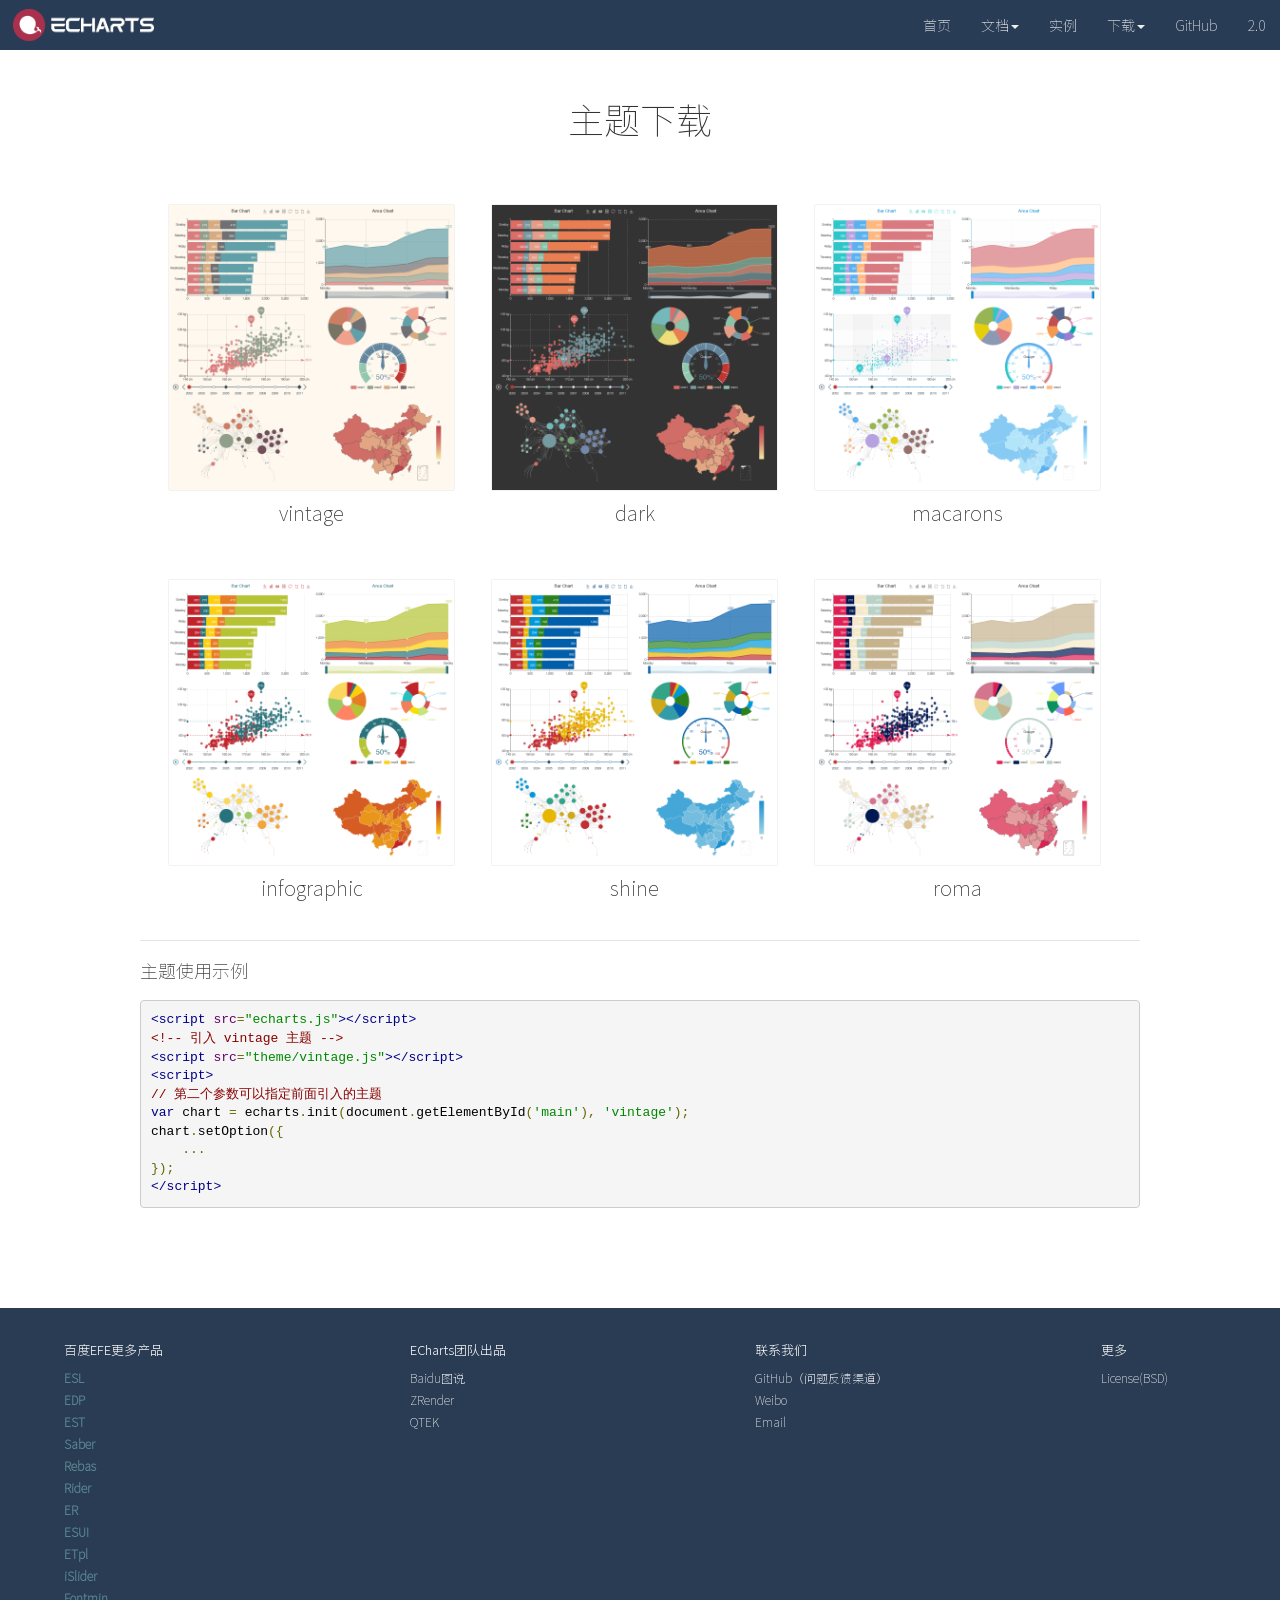
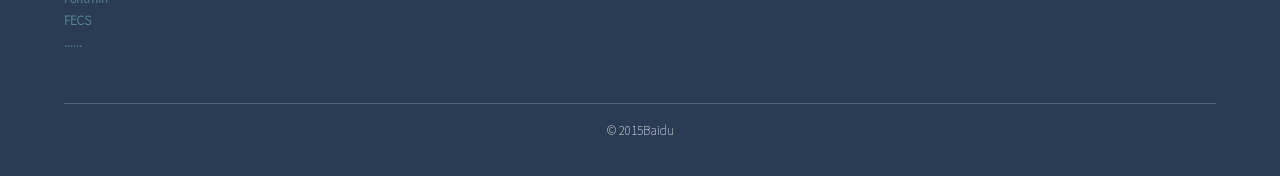
<file: echarts3.6.2-docs-master/download-theme.html>
<!DOCTYPE html><html><head><meta charset="utf-8"><meta http-equiv="X-UA-Compatible" content="IE=edge"><meta name="viewport" content="width=device-width, initial-scale=1" user-scalable="no"><link rel="shortcut icon" href="images/favicon.png"><link rel="stylesheet" type="text/css" href="vendors/bootstrap/css/bootstrap.min.css"><!-- HTML5 shim and Respond.js for IE8 support of HTML5 elements and media queries--><!--[if lt IE 9]><script src="https://oss.maxcdn.com/html5shiv/3.7.2/html5shiv.min.js"></script><script src="https://oss.maxcdn.com/respond/1.4.2/respond.min.js"></script><![endif]--><link rel="stylesheet" type="text/css" href="css/main.css"><script id="font-hack" type="text/javascript">if (/windows/i.test(navigator.userAgent)) {
    var el = document.createElement('style');
    el.innerHTML = ''
        + '@font-face {font-family:"noto-thin";src:local("Microsoft Yahei");}'
        + '@font-face {font-family:"noto-light";src:local("Microsoft Yahei");}';
    document.head.insertBefore(el, document.getElementById('font-hack'));
}
</script><title>ECharts Theme Download</title><link rel="stylesheet" type="text/css" href="vendors/prettify/prettify.css"></head><!--[if lte IE 8]>
<body class="lower-ie">
<![endif]-->
<!--[if (gt IE 8)|!(IE)]><body class="undefined"></body><![endif]--><div id="lowie-main"><img src="images/forie.png" alt="ie tip"></div><div id="main"><nav class="navbar navbar-default navbar-fixed-top"><div class="container-fluid"><div class="navbar-header"><button type="button" data-toggle="collapse" data-target="#bs-example-navbar-collapse-1" aria-expanded="false" class="navbar-toggle collapsed"><span class="sr-only">Toggle navigation</span><span class="icon-bar"></span><span class="icon-bar"></span><span class="icon-bar"></span></button><a href="index.html" class="navbar-brand"><img src="images/logo.png" alt="echarts logo" class="navbar-logo"></a></div><div id="bs-example-navbar-collapse-1" class="collapse navbar-collapse"><ul class="nav navbar-nav navbar-right"><li id="nav-index"><a href="index.html">首页</a></li><li id="nav-doc" class="dropdown"><a href="download-theme.html#" data-toggle="dropdown" class="dropdown-toggle">文档<b class="caret"></b></a><ul class="dropdown-menu"><li><a href="tutorial.html">教程</a></li><li><a href="api.html">API</a></li><li><a href="option.html">配置项手册</a></li><li><a href="changelog.html">Changelog</a></li></ul></li><li id="nav-examples"><a href="examples.html">实例</a></li><li id="nav-download" class="dropdown"><a href="download-theme.html#" data-toggle="dropdown" class="dropdown-toggle">下载<b class="caret"></b></a><ul class="dropdown-menu"><li><a href="download.html">下载</a></li><li><a href="builder.html">在线构建</a></li><li><a href="download-map.html">地图</a></li><li><a href="download-theme.html">主题</a></li></ul></li><li id="nav-github"><a href="https://github.com/ecomfe/echarts" target="_blank">GitHub</a></li><li id="nav-2" class="0"><a href="echarts2/index.html">2.0</a></li></ul></div></div></nav><div id="map-download"><div id="themes"><h1>主题下载</h1><section><ul><li><a href="asset/theme/vintage.js" download="vintage.js" target="_blank" class="download-theme"><img src="asset/theme/thumb/vintage.png" alt=""></a><h5>vintage</h5></li><li><a href="asset/theme/dark.js" download="dark.js" target="_blank" class="download-theme"><img src="asset/theme/thumb/dark.png" alt=""></a><h5>dark</h5></li><li><a href="asset/theme/macarons.js" download="macarons.js" target="_blank" class="download-theme"><img src="asset/theme/thumb/macarons.png" alt=""></a><h5>macarons</h5></li><li><a href="asset/theme/infographic.js" download="infographic.js" target="_blank" class="download-theme"><img src="asset/theme/thumb/infographic.png" alt=""></a><h5>infographic</h5></li><li><a href="asset/theme/shine.js" download="shine.js" target="_blank" class="download-theme"><img src="asset/theme/thumb/shine.png" alt=""></a><h5>shine</h5></li><li><a href="asset/theme/roma.js" download="roma.js" target="_blank" class="download-theme"><img src="asset/theme/thumb/roma.png" alt=""></a><h5>roma</h5></li></ul></section><div id="theme-example"><h4>主题使用示例</h4><pre class="html">&lt;script src="echarts.js"&gt;&lt;/script&gt;
&lt;!-- 引入 vintage 主题 --&gt;
&lt;script src="theme/vintage.js"&gt;&lt;/script&gt;
&lt;script&gt;
// 第二个参数可以指定前面引入的主题
var chart = echarts.init(document.getElementById('main'), 'vintage');
chart.setOption({
    ...
});
&lt;/script&gt;
</pre></div></div></div><footer id="footer"><div class="list-wrapper"><div class="product-list"><h2>百度EFE更多产品</h2><ul id="efe-more"></ul></div><div class="echarts-product"><h2>ECharts团队出品</h2><ul><li><a href="http://tushuo.baidu.com/" target="_blank">Baidu图说</a></li><li><a href="http://github.com/ecomfe/zrender" target="_blank">ZRender</a></li><li><a href="https://github.com/pissang/qtek" target="_blank">QTEK</a></li></ul></div><div class="contact-list"><h2>联系我们</h2><ul><li><a href="https://github.com/ecomfe/echarts" target="_blank">GitHub（问题反馈渠道）</a></li><li><a href="http://weibo.com/echarts" target="_blank">Weibo</a></li><li><a href="mailto:echarts-bug@baidu.com" target="_blank">Email</a></li></ul></div><div class="more"><h2>更多</h2><ul><li><a href="https://github.com/ecomfe/echarts/blob/master/LICENSE" target="_blank">License(BSD)</a></li></ul></div></div><div class="copyrights">© 2015<a href="http://www.baidu.com" target="_blank">Baidu</a></div></footer><script>var xhr = new XMLHttpRequest();
xhr.open('GET', 'efe-meta/html/full-intro.html', true);
xhr.send();
xhr.onreadystatechange = function() {
    if (xhr.readyState === 4 && xhr.status === 200) {
        var efeMore = document.getElementById('efe-more');
        efeMore.insertAdjacentHTML(
            'beforeend', xhr.responseText.replace(/<dd>.*?<\/dd>/g, '')
        );

        var removed = [
            'a[href="http://echarts.baidu.com/"]',
            'a[href="http://tushuo.baidu.com/"]',
        ];
        removed.forEach(function (query) {
            var result = efeMore.querySelectorAll(query)[0];
            var dtNode = result && result.parentNode;
            dtNode.parentNode.removeChild(dtNode);
        });


    }
};</script></div><script type="text/javascript" src="vendors/jquery/jquery.min.js"></script><script type="text/javascript" src="vendors/bootstrap/js/bootstrap.min.js"></script><script type="text/javascript" src="vendors/bootstrap/js/validator.js"></script><script src="vendors/prettify/prettify.js"></script><script src="vendors/prettify/lang-css.js"></script><script src="js/log.js"></script><script>$('pre').addClass('prettyprint');
prettyPrint();

$('.download-theme').click(function () {
    ecLog({
        page: 'download-theme',
        key: 'download-theme',
        file: $(this).attr('download'),
        version: '3.1.5'
    });
});</script></html>
</file>
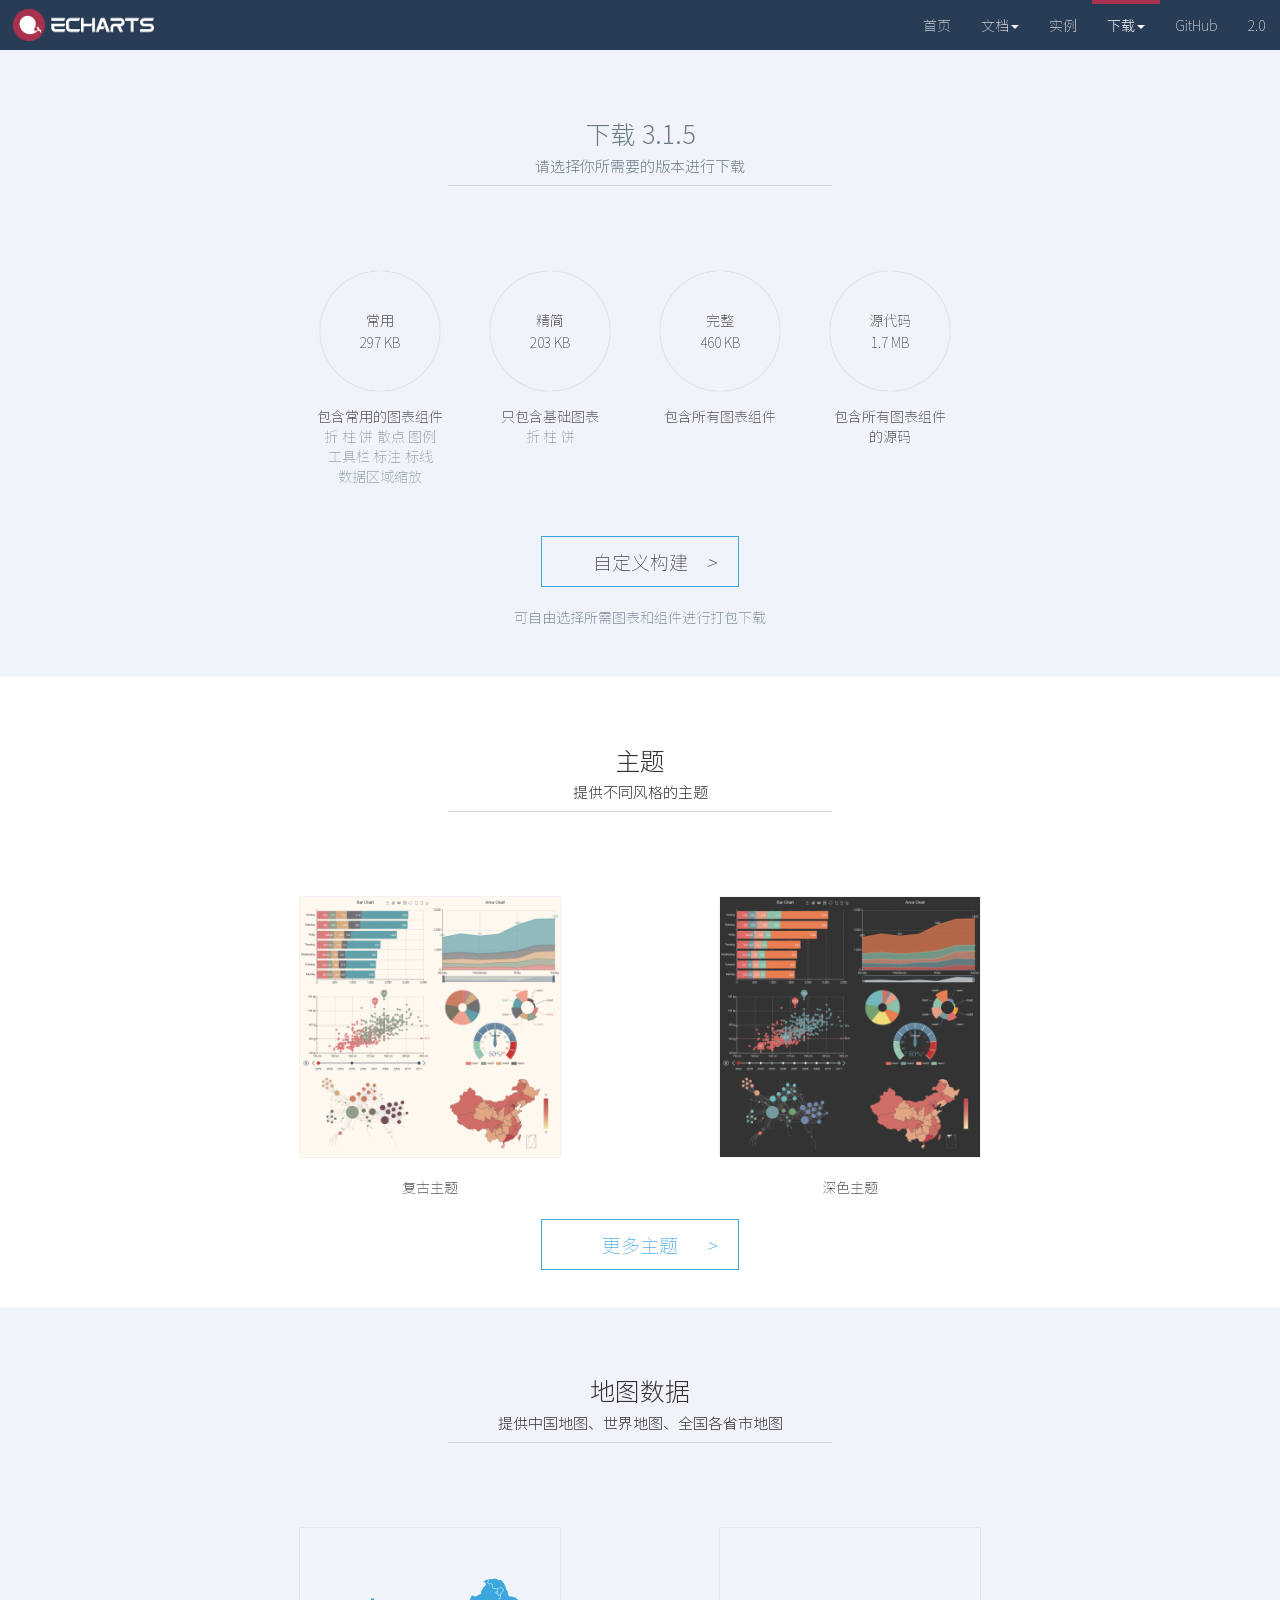
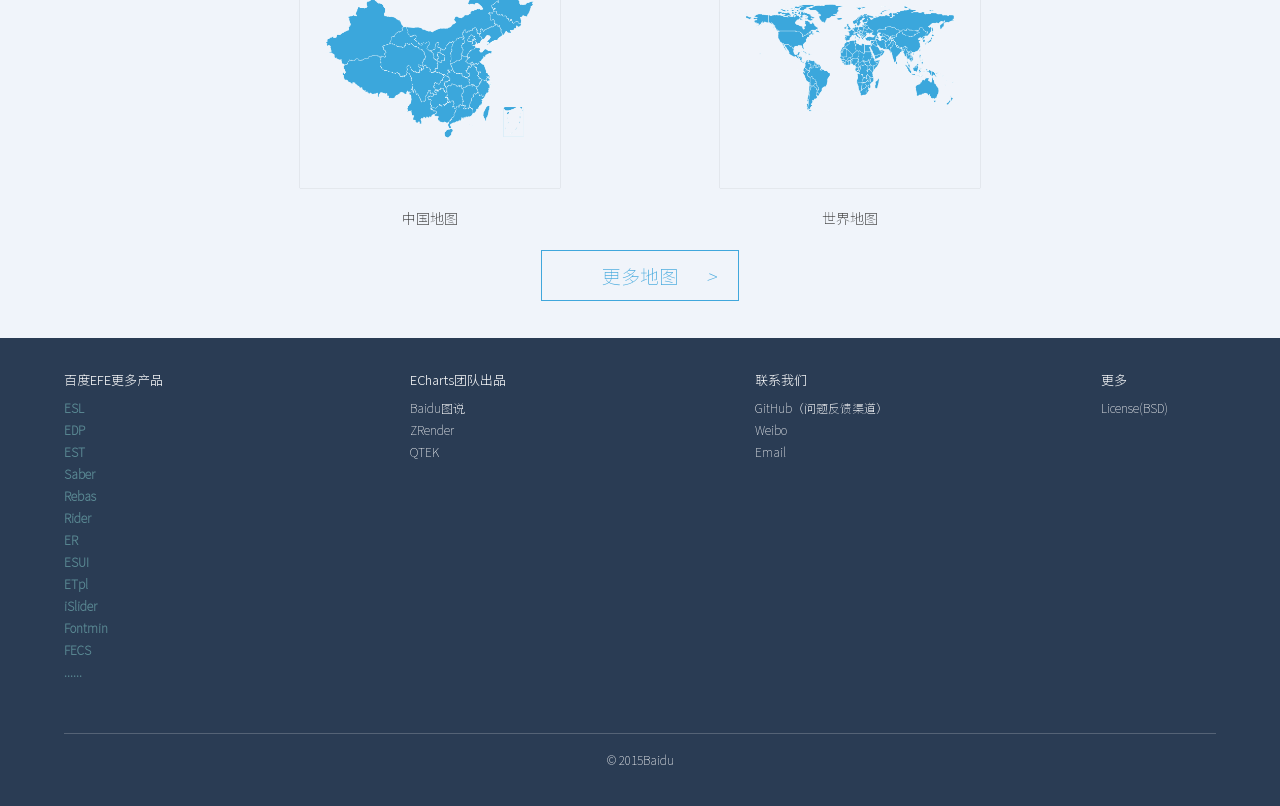
<file: echarts3.6.2-docs-master/download.html>
<!DOCTYPE html><html><head><meta charset="utf-8"><meta http-equiv="X-UA-Compatible" content="IE=edge"><meta name="viewport" content="width=device-width, initial-scale=1" user-scalable="no"><link rel="shortcut icon" href="images/favicon.png"><link rel="stylesheet" type="text/css" href="vendors/bootstrap/css/bootstrap.min.css"><!-- HTML5 shim and Respond.js for IE8 support of HTML5 elements and media queries--><!--[if lt IE 9]><script src="https://oss.maxcdn.com/html5shiv/3.7.2/html5shiv.min.js"></script><script src="https://oss.maxcdn.com/respond/1.4.2/respond.min.js"></script><![endif]--><link rel="stylesheet" type="text/css" href="css/main.css"><script id="font-hack" type="text/javascript">if (/windows/i.test(navigator.userAgent)) {
    var el = document.createElement('style');
    el.innerHTML = ''
        + '@font-face {font-family:"noto-thin";src:local("Microsoft Yahei");}'
        + '@font-face {font-family:"noto-light";src:local("Microsoft Yahei");}';
    document.head.insertBefore(el, document.getElementById('font-hack'));
}
</script><title>ECharts Download</title></head><!--[if lte IE 8]>
<body class="lower-ie">
<![endif]-->
<!--[if (gt IE 8)|!(IE)]><body class="undefined"></body><![endif]--><div id="lowie-main"><img src="images/forie.png" alt="ie tip"></div><div id="main"><nav class="navbar navbar-default navbar-fixed-top"><div class="container-fluid"><div class="navbar-header"><button type="button" data-toggle="collapse" data-target="#bs-example-navbar-collapse-1" aria-expanded="false" class="navbar-toggle collapsed"><span class="sr-only">Toggle navigation</span><span class="icon-bar"></span><span class="icon-bar"></span><span class="icon-bar"></span></button><a href="index.html" class="navbar-brand"><img src="images/logo.png" alt="echarts logo" class="navbar-logo"></a></div><div id="bs-example-navbar-collapse-1" class="collapse navbar-collapse"><ul class="nav navbar-nav navbar-right"><li id="nav-index"><a href="index.html">首页</a></li><li id="nav-doc" class="dropdown"><a href="download.html#" data-toggle="dropdown" class="dropdown-toggle">文档<b class="caret"></b></a><ul class="dropdown-menu"><li><a href="tutorial.html">教程</a></li><li><a href="api.html">API</a></li><li><a href="option.html">配置项手册</a></li><li><a href="changelog.html">Changelog</a></li></ul></li><li id="nav-examples"><a href="examples.html">实例</a></li><li id="nav-download" class="dropdown"><a href="download.html#" data-toggle="dropdown" class="dropdown-toggle">下载<b class="caret"></b></a><ul class="dropdown-menu"><li><a href="download.html">下载</a></li><li><a href="builder.html">在线构建</a></li><li><a href="download-map.html">地图</a></li><li><a href="download-theme.html">主题</a></li></ul></li><li id="nav-github"><a href="https://github.com/ecomfe/echarts" target="_blank">GitHub</a></li><li id="nav-2" class="0"><a href="echarts2/index.html">2.0</a></li></ul></div></div></nav><div id="download-main"><div class="d-section-version"><h2>下载 3.1.5</h2><h3>请选择你所需要的版本进行下载</h3><div class="list-wrap"><ul><li><a target="_blank" href="dist/echarts.common.min.js" download="echarts.common.min.js" class="download-echarts"><div class="circle-wrap"><span class="mode">常用</span><span class="size">297 KB</span></div></a><div class="text">包含常用的图表组件<br><span>折 柱 饼 散点 图例<br />工具栏 标注 标线<br /> 数据区域缩放</span></div></li><li><a target="_blank" href="dist/echarts.simple.min.js" download="echarts.simple.min.js" class="download-echarts"><div class="circle-wrap"><span class="mode">精简</span><span class="size">203 KB</span></div></a><div class="text">只包含基础图表<br><span>折 柱 饼</span></div></li><li><a target="_blank" href="dist/echarts.min.js" download="echarts.min.js" class="download-echarts"><div class="circle-wrap"><span class="mode">完整</span><span class="size">460 KB</span></div></a><div class="text">包含所有图表组件</div></li><li class="last-version"><a target="_blank" href="dist/echarts.js" download="echarts.js" class="download-echarts"><div class="circle-wrap"><span class="mode">源代码</span><span class="size">1.7 MB</span></div></a><div class="text">包含所有图表组件<br />的源码</div></li></ul></div><a href="builder.html" class="more-btn">自定义构建<i>></i></a><p>可自由选择所需图表和组件进行打包下载</p></div><div class="d-section-theme"><h2>主题</h2><h3>提供不同风格的主题</h3><div class="list-wrap"><ul><li class="first-item"><a href="asset/theme/vintage.js" download="vintage.js" target="_blank" class="download-theme"><img src="asset/theme/thumb/vintage.png"></a><span>复古主题</span></li><li><a href="asset/theme/dark.js" download="dark.js" target="_blank" class="download-theme"><img src="asset/theme/thumb/dark.png"></a><span>深色主题</span></li></ul></div><a href="download-theme.html" class="more-btn">更多主题<i>></i></a></div><div class="d-section-map"><h2>地图数据</h2><h3>提供中国地图、世界地图、全国各省市地图</h3><div class="list-wrap"><ul><li class="first-item"><a href="asset/map/json/china.json" download="china.json" target="_blank"><img src="asset/map/thumb/china.png"></a><span>中国地图</span></li><li><a href="asset/map/json/world.json" download="world.json" target="_blank"><img src="asset/map/thumb/world.png"></a><span>世界地图</span></li></ul></div><a href="download-map.html" class="more-btn">更多地图<i>></i></a></div></div><footer id="footer"><div class="list-wrapper"><div class="product-list"><h2>百度EFE更多产品</h2><ul id="efe-more"></ul></div><div class="echarts-product"><h2>ECharts团队出品</h2><ul><li><a href="http://tushuo.baidu.com/" target="_blank">Baidu图说</a></li><li><a href="http://github.com/ecomfe/zrender" target="_blank">ZRender</a></li><li><a href="https://github.com/pissang/qtek" target="_blank">QTEK</a></li></ul></div><div class="contact-list"><h2>联系我们</h2><ul><li><a href="https://github.com/ecomfe/echarts" target="_blank">GitHub（问题反馈渠道）</a></li><li><a href="http://weibo.com/echarts" target="_blank">Weibo</a></li><li><a href="mailto:echarts-bug@baidu.com" target="_blank">Email</a></li></ul></div><div class="more"><h2>更多</h2><ul><li><a href="https://github.com/ecomfe/echarts/blob/master/LICENSE" target="_blank">License(BSD)</a></li></ul></div></div><div class="copyrights">© 2015<a href="http://www.baidu.com" target="_blank">Baidu</a></div></footer><script>var xhr = new XMLHttpRequest();
xhr.open('GET', 'efe-meta/html/full-intro.html', true);
xhr.send();
xhr.onreadystatechange = function() {
    if (xhr.readyState === 4 && xhr.status === 200) {
        var efeMore = document.getElementById('efe-more');
        efeMore.insertAdjacentHTML(
            'beforeend', xhr.responseText.replace(/<dd>.*?<\/dd>/g, '')
        );

        var removed = [
            'a[href="http://echarts.baidu.com/"]',
            'a[href="http://tushuo.baidu.com/"]',
        ];
        removed.forEach(function (query) {
            var result = efeMore.querySelectorAll(query)[0];
            var dtNode = result && result.parentNode;
            dtNode.parentNode.removeChild(dtNode);
        });


    }
};</script></div><script type="text/javascript" src="vendors/jquery/jquery.min.js"></script><script type="text/javascript" src="vendors/bootstrap/js/bootstrap.min.js"></script><script type="text/javascript" src="vendors/bootstrap/js/validator.js"></script><script src="js/log.js"></script><script type="text/javascript">document.getElementById('nav-download').className = 'active';
$('.download-echarts').click(function () {
    ecLog({
        page: 'download',
        key: 'download-echarts',
        file: $(this).attr('download'),
        version: '3.1.5'
    });
});
$('.download-theme').click(function () {
    ecLog({
        page: 'download',
        key: 'download-theme',
        file: $(this).attr('download'),
        version: '3.1.5'
    });
});</script></html>
</file>
<file: echarts3.6.2-docs-master/css/main.css>
@font-face{font-family:'noto-thin';font-weight:400;src:url("font/NotoSansCJKsc-Thin.eot");src:url("font/NotoSansCJKsc-Thin-.eot#iefix") format("embedded-opentype"),url("font/NotoSansCJKsc-Thin.woff") format("woff"),url("font/NotoSansCJKsc-Thin.ttf") format("truetype"),url("font/NotoSansCJKsc-Thin.svg#NotoSansCJKsc-Thin") format("svg")}@font-face{font-family:'noto-light';font-weight:400;src:url("font/NotoSansCJKsc-Light.eot");src:url("font/NotoSansCJKsc-Light-.eot#iefix") format("embedded-opentype"),url("font/NotoSansCJKsc-Light.woff") format("woff"),url("font/NotoSansCJKsc-Light.ttf") format("truetype"),url("font/NotoSansCJKsc-Light.svg#NotoSansCJKsc-Light") format("svg")}@font-face{font-family:'iconfont';src:url("font/iconfont.eot");src:url("font/iconfont-.eot#iefix") format("embedded-opentype"),url("font/iconfont.woff") format("woff"),url("font/iconfont.ttf") format("truetype"),url("font/iconfont.svg#iconfont") format("svg")}.iconfont{font-family:"iconfont" !important;speak:none;font-style:normal;font-weight:normal;font-variant:normal;text-transform:none;-webkit-font-smoothing:antialiased;-moz-osx-font-smoothing:grayscale}html{height:100%}body{height:100%;font-family:'noto-thin'}body #main{height:100%}body h2,body h3{font-family:'noto-light'}#lowie-main{display:none}.lower-ie #main{display:none}.lower-ie #lowie-main{display:block;height:100%;width:100%;padding:200px 0 100px;background-color:#2a3c54}.lower-ie #lowie-main img{display:block;width:60%;margin:0 auto}.navbar-default{border:none;background-color:#293c55;z-index:13;-webkit-transition:background-color 0.5s linear;transition:background-color 0.5s linear}.navbar-default .navbar-nav{margin:0 -15px;-webkit-transition:background-color 0.5s linear;transition:background-color 0.5s linear}.navbar-default .navbar-nav li{position:relative}.navbar-default .navbar-nav li a{color:#eee;background-color:none !important}.navbar-default .navbar-nav li a:hover,.navbar-default .navbar-nav li a:focus{color:#f9f9f9;background-color:#162436}.navbar-default .navbar-nav li a .iconfont{font-size:12px}.navbar-default .navbar-nav li.open{background-color:#162436;color:#fff}.navbar-default .navbar-nav li.open>a:focus,.navbar-default .navbar-nav li.open>a:hover{color:#eee;background-color:#162436}.navbar-default .navbar-nav li.active>a{padding-top:11px;border-top:4px solid #a9334c;color:#fff;background-color:transparent;font-family:noto-light}.navbar-default .navbar-nav li.active>a:hover,.navbar-default .navbar-nav li.active>a:focus{color:#f9f9f9;background-color:#162436}.navbar-default .navbar-nav li .dropdown-menu{width:100%;padding:0;background-color:#162436;-webkit-box-shadow:none;box-shadow:none;border:none}.navbar-default .navbar-nav li .dropdown-menu li{background-color:#162436;border-top:none;padding:5px 0}.navbar-default .navbar-nav li .dropdown-menu li:hover,.navbar-default .navbar-nav li .dropdown-menu li:focus{background-color:#a9334c}.navbar-default .navbar-nav li .dropdown-menu li:hover a,.navbar-default .navbar-nav li .dropdown-menu li:focus a{background-color:#a9334c}.navbar-default .navbar-logo{height:32px;margin-top:-6px;margin-left:-2px}.navbar-default .navbar-collapse{border-top:none}.navbar-default .navbar-toggle{padding:1px 5px;margin:7px 16px 0 0;border-color:#384E6B;background-color:#384E6B}.navbar-default .navbar-toggle .icon-bar{margin:7px 0 !important;height:1px;background-color:#fff}.navbar-default .navbar-toggle:hover,.navbar-default .navbar-toggle:focus{border-color:#384E6B;background-color:#384E6B}#menu-btn{display:none;float:right;height:45px;line-height:45px;margin:5px 20px 0 0;font-size:30px;color:#fff;cursor:pointer}.navbar-bg{background-color:transparent}.navbar-bg .navbar-nav li a{color:#fff}.navbar-bg .navbar-nav li.active a{color:#fff;background-color:transparent}.navbar-bg .navbar-toggle{border-color:#517A94;background-color:#517A94}.navbar-bg .navbar-toggle:hover{border-color:#384E6B;background-color:#384E6B}@media (max-width: 768px){.navbar-default .navbar-nav{background-color:#293c55;-webkit-transition:background-color 0.5s linear;transition:background-color 0.5s linear}.navbar-default .navbar-nav .open .dropdown-menu{padding:0}.navbar-default .navbar-nav .open .dropdown-menu li a{color:#fff}.navbar-default .navbar-nav li.active>a{border-left:4px solid #a9334c;border-top:none;padding:10px 15px 10px 11px}.navbar-bg .navbar-nav{background-color:#4B7995}.navbar-bg .navbar-toggle{background-color:transparent;border:none}.navbar-bg .navbar-toggle:focus{border-color:#5A88A2 !important;background-color:#5A88A2 !important}.navbar-bg .navbar-toggle:hover{border-color:#5A88A2;background-color:#5A88A2}#menu-btn{display:block}#nav-download{display:none}}#footer{padding:35px 5%;font-size:12px;text-align:left;background-color:#2a3c54;color:#fff}#footer .list-wrapper{*zoom:1}#footer .list-wrapper:before,#footer .list-wrapper:after{display:table;line-height:0;content:""}#footer .list-wrapper:after{clear:both}#footer ul,#footer li{list-style:none;padding:0;margin:0}#footer a{line-height:22px;color:#fff}#footer h2{margin-bottom:10px;font-size:13px;font-weight:400;color:#fff}#footer .product-list a{color:#5b8b95}#footer .copyrights{margin-top:30px;padding-top:15px;border-top:1px solid rgba(255,255,255,0.2);text-align:center;clear:left}#footer .product-list,#footer .echarts-product,#footer .contact-list,#footer .more{float:left;width:30%}#footer .more{width:10%}@keyframes textAnimation{0%{-webkit-transform:translateX(-300px);transform:translateX(-300px)}100%{-webkit-transform:translateX(0);transform:translateX(0)}}@-webkit-keyframes textAnimation{0%{-webkit-transform:translateX(-300px);transform:translateX(-300px)}100%{-webkit-transform:translateX(0);transform:translateX(0)}}@keyframes imgAnimation{0%{-webkit-transform:translateX(500px);transform:translateX(500px)}100%{-webkit-transform:translateX(0);transform:translateX(0)}}@-webkit-keyframes imgAnimation{0%{-webkit-transform:translateX(500px);transform:translateX(500px)}100%{-webkit-transform:translateX(0);transform:translateX(0)}}body{width:100%;overflow-x:hidden;background-color:#fff}.section{margin-top:25px;color:#707d8d}.section h2{margin:110px 0 40px;font-size:44px}.section p{font-size:19px;line-height:28px}#page-index .navbar-default{margin-bottom:-51px}.section-one{background-color:#4f7f9b;background-image:-webkit-gradient(linear, 0 0, 0 100%, from(#4f7f9b), to(#293c55));background-image:-webkit-linear-gradient(top, #4f7f9b, #293c55);background-image:-webkit-gradient(linear, left top, left bottom, from(#4f7f9b), to(#293c55));background-image:linear-gradient(to bottom, #4f7f9b, #293c55);background-repeat:repeat-x}.section-one .container-one{padding-top:200px;display:relative}.section-one .text,.section-one .shadow,.section-one .line{display:block;margin:0 auto}.section-one #animate-logo{width:50%;margin:0 auto}.section-one .shadow{width:51%;margin:10px auto 60px}.section-one .line{width:100%}#wave{width:100%;height:200px}.section-two{position:relative;background-color:#293c55;color:#fff}.section-two .img-bg,.section-two .img-bg-footer,.section-two .header,.section-two .footer{position:absolute;left:0;width:100%;z-index:1}.section-two .header{top:50px;z-index:2}.section-two .footer{bottom:0}.section-two .earth{position:relative;display:block;width:460px;margin:60px auto 0;z-index:11}.section-two .intro-wrap{position:absolute;left:0;top:50%;width:100%;text-align:center}.section-two h2{position:absolute;left:0;top:30%;width:100%;text-align:center;top:60px}.section-two .intro-source{width:70%;margin:0 auto;line-height:24px;text-align:left}#github-line-chart{position:absolute;left:0;right:0;top:0;bottom:0}.section-three{background-color:#f0f4fa}.section-three .file{display:block;width:80%;height:350px;margin:0 auto}.section-four .container-four{text-align:center;background-color:#fff}.section-four .text-wrap{padding-left:10%;text-align:left}.section-four .text-wrap-animate{transform:translateZ(0);-webkit-transform:translateZ(0);-moz-transform:translateZ(0);-o-transform:translateZ(0);animation:textAnimation .7s ease-out;-moz-animation:textAnimation .7s ease-out;-webkit-animation:textAnimation .7s ease-out;-o-animation:textAnimation .7s ease-out}.section-four h2{margin-top:60px}.section-four .device-wrap{float:right}.section-four .device-wrap-animate{transform:translateZ(0);-webkit-transform:translateZ(0);-moz-transform:translateZ(0);-o-transform:translateZ(0);animation:imgAnimation .7s ease-out;-moz-animation:imgAnimation .7s ease-out;-webkit-animation:imgAnimation .7s ease-out;-o-animation:imgAnimation .7s ease-out}.section-four .device{display:block;width:90%}.section-five{background-color:#f0f4fa}.section-five .container-five{text-align:center}.section-five .text-wrap{display:none}.section-five h2{margin-bottom:20px}.section-five p{width:80%;margin:0 auto 30px}.section-five .list{height:300px;line-height:300px}.section-five i{display:inline-block;width:8px;height:8px;margin:0 6px;-webkit-border-radius:4px;border-radius:4px;border:1px solid #b7c4d4}.section-five img{width:8%;-webkit-border-radius:150px;border-radius:150px;border:1px solid #b7c4d4;-webkit-transition:all 0.2s ease-out;transition:all 0.2s ease-out}.section-five .cur-item{width:12%;margin:0 6px;-webkit-border-radius:200px;border-radius:200px;border-color:#7fccf2;-webkit-box-shadow:0 0 10px #b7c4d4;box-shadow:0 0 10px #b7c4d4}.section-six .container-six{padding:120px 0 60px;text-align:center;background-color:#fff}.section-six h2{font-size:19px;line-height:30px;margin:0}.section-six .start-btn{display:block;margin:40px auto;width:210px;line-height:46px;font-size:21px;text-decoration:none;background-color:#5CB6E3;color:#fff}.section-six .start-btn:hover{background-color:#91D7F7}.section-one,.section-two{margin-top:0}#fp-nav ul li{width:14px !important;height:14px !important;margin-bottom:10px !important}#fp-nav ul li a span{width:14px !important;height:14px !important;left:0 !important;top:0 !important;margin:0 !important;border:1px solid #6090b6 !important;background:none !important}#fp-nav ul li .active span{background:#6090b6 !important}.lower-ie #fp-nav{display:none}@media (max-width: 992px) and (min-width: 768px){.section-three h2{margin:20px 0 20px 0}.section-four h2{margin:0 0 20px 0}}@media (max-width: 768px){#wave{height:140px}#file-size-chart{height:290px}#fp-nav.right{right:15px}.section{text-align:center}.section h2{margin:10px;font-size:30px}.section p{font-size:15px;line-height:28px}.section-six .container-six{padding:0}.section-six h2{font-size:19px}#footer h2{margin:0}.section-one #animate-logo{width:80%}.section-one .container-one{padding-top:100px}.section-one .text{width:70%}.section-one .shadow{width:78%;margin:20px auto 30px}.section-two h2{top:190px;margin:0}.section-two .intro-wrap{top:250px}.section-two .earth{width:300px}.section-three .container-three .file{margin-bottom:25px}.section-four .text-wrap{width:100%;padding-left:0;margin:0 0 20px 0;text-align:center}.section-four .device{display:block;margin:0 auto 40px}.section-five .container-five p{margin:0 auto}.section-five .container-five i{display:none}.section-five .container-five .list{padding:20px 12px 30px 20px;height:auto;line-height:normal}.section-five .container-five img{width:20%;margin-right:2%}.section-five .container-five .cur-item{width:20%;margin:0 2% 0 0;border-color:#b7c4d4;-webkit-box-shadow:none;box-shadow:none}.section-five .container-five .text-wrap{display:block}.section-five .container-five .text-header-wrap{display:none}}@media (max-width: 480px){.section{text-align:center}.section h2{font-size:20px}.section p{font-size:13px}.section-three h2,.section-four h2,.section-five h2{margin:10px}.section-three P,.section-four P,.section-five P{line-height:28px}.section-two h2{top:140px;margin:0}.section-two .intro-wrap{top:200px}.section-six h2{font-size:14px}#footer{display:none}}@media (max-width: 320px){.section-two h2{top:95px;margin:0}.section-two .intro-wrap{top:130px}}#left-chart-nav{position:fixed;top:49px;bottom:0;left:0;border-top:1px solid #0e151f;width:155px;background-color:#293c55;overflow-y:hidden;z-index:15}#left-chart-nav:hover{overflow-y:auto}#left-chart-nav ul{padding:0}#left-chart-nav li{height:54px;padding:10px 15px;-webkit-transition:0.5s;transition:0.5s}#left-chart-nav li a{color:#ccc;position:relative;display:block;-webkit-transition:0.5s;transition:0.5s}#left-chart-nav li a .chart-name{display:inline-block;position:relative;top:-12px;margin-left:10px}#left-chart-nav li a .chart-icon{content:'';display:inline-block;width:32px;height:32px;background-image:url("../images/chart-icon.png");background-size:32px;background-repeat:no-repeat;-webkit-border-radius:50%;border-radius:50%;border:1px solid #999}#left-chart-nav li.active{background-color:#e43c59}#left-chart-nav li.active a{color:#f9f9f9}#left-chart-nav li.active .chart-icon{border-color:#f9f9f9}#left-chart-nav li:hover{background-color:#162436}@media (max-width: 768px){#left-chart-nav{display:none}}#nav-mask{display:none;position:fixed;top:50px;left:155px;bottom:0;right:0;width:100%;height:100%;background:rgba(0,0,0,0.3);z-index:12}#nav-layer{display:none;position:fixed;width:620px;max-height:350px;left:155px;top:200px;z-index:15;background-color:#fff;overflow-y:scroll;-webkit-box-shadow:0 0 20px rgba(0,0,0,0.5);box-shadow:0 0 20px rgba(0,0,0,0.5)}#nav-layer .chart-list{*zoom:1;width:100%;clear:both;padding:10px;-webkit-box-sizing:border-box;box-sizing:border-box}#nav-layer .chart-list:before,#nav-layer .chart-list:after{display:table;line-height:0;content:""}#nav-layer .chart-list:after{clear:both}#nav-layer li{float:left;width:180px;margin:10px 10px;padding:5px;-webkit-box-shadow:0 0 1px rgba(0,0,0,0.3);box-shadow:0 0 1px rgba(0,0,0,0.3);-webkit-transition:-webkit-box-shadow 0.5s ease-out;transition:-webkit-box-shadow 0.5s ease-out;transition:box-shadow 0.5s ease-out;transition:box-shadow 0.5s ease-out, -webkit-box-shadow 0.5s ease-out}#nav-layer li:hover{-webkit-box-shadow:0 0 20px rgba(0,0,0,0.3);box-shadow:0 0 20px rgba(0,0,0,0.3)}#nav-layer img{width:100%;height:100%}#left-chart-nav-line .chart-icon{background-position-x:-1px;background-position-y:-1px}#left-chart-nav-bar .chart-icon{background-position-x:-1px;background-position-y:-33px}#left-chart-nav-scatter .chart-icon{background-position-x:-1px;background-position-y:-65px}#left-chart-nav-pie .chart-icon{background-position-x:-1px;background-position-y:-129px}#left-chart-nav-radar .chart-icon{background-position-x:-1px;background-position-y:-161px}#left-chart-nav-funnel .chart-icon{background-position-x:-1px;background-position-y:-321px}#left-chart-nav-gauge .chart-icon{background-position-x:-1px;background-position-y:-289px}#left-chart-nav-map .chart-icon{background-position-x:-1px;background-position-y:-257px}#left-chart-nav-graph .chart-icon{background-position-x:-1px;background-position-y:-225px}#left-chart-nav-treemap .chart-icon{background-position-x:-1px;background-position-y:-449px}#left-chart-nav-parallel .chart-icon{background-position-x:-1px;background-position-y:-513px}#left-chart-nav-sankey .chart-icon{background-position-x:-1px;background-position-y:-545px}#left-chart-nav-candlestick .chart-icon{background-position-x:-1px;background-position-y:-97px}#left-chart-nav-boxplot .chart-icon{background-position-x:-1px;background-position-y:-577px}#left-chart-nav-heatmap .chart-icon{background-position-x:-1px;background-position-y:-353px}#explore-container{position:relative;margin-left:155px;z-index:10}#chart-demo{position:absolute;top:50px;left:155px;right:0;bottom:0;overflow:hidden}#chart-demo iframe{width:100%;height:100%;border:none}.chart-list-panel{margin:75px 15px 30px 15px}.chart-list-panel h3{margin-bottom:20px;border-bottom:1px solid #ccc;padding-bottom:5px}.chart-list-panel .chart{width:100%;max-width:350px;margin:0 auto;margin-bottom:30px;border:1px solid #eee;-webkit-border-radius:2px;border-radius:2px;background-color:#f9f9f9;-webkit-box-shadow:0 1px 2px rgba(0,0,0,0.1);box-shadow:0 1px 2px rgba(0,0,0,0.1)}.chart-list-panel .chart .chart-link{position:relative;display:block}.chart-list-panel .chart .chart-link .chart-area{width:100%;height:100%;padding:15px}.chart-list-panel .chart .chart-link .chart-hover-bg{opacity:0;position:absolute;z-index:10;top:0;right:0;bottom:0;left:0;background-color:#293c55;-webkit-border-radius:2px;border-radius:2px}.chart-list-panel .chart .chart-link:hover .chart-hover-bg{-webkit-transition:0.1s all ease-in-out;transition:0.1s all ease-in-out;opacity:0.8}.chart-list-panel .chart .chart-link .chart-hover{opacity:0;-webkit-transition:0.5s all ease-in-out;transition:0.5s all ease-in-out;position:absolute;z-index:20;top:50%;right:0;bottom:0;left:0;padding:0 20px;height:90px;margin-top:-45px;color:#eee;text-align:center;-webkit-border-radius:2px;border-radius:2px}.chart-list-panel .chart .chart-link .chart-hover .chart-title{color:#eee;overflow:hidden;text-overflow:ellipsis;white-space:nowrap}.chart-list-panel .chart .chart-link .chart-hover .chart-title:before{content:'';display:block;width:10%;height:1px;margin-bottom:10px;background-color:#e43c59;-webkit-transition:0.5s all ease-in-out;transition:0.5s all ease-in-out}.chart-list-panel .chart .chart-link .chart-hover .chart-subtitle{position:relative;overflow:hidden;text-overflow:ellipsis;white-space:nowrap;padding-bottom:10px}.chart-list-panel .chart .chart-link .chart-hover .chart-subtitle:after{content:'';position:absolute;right:0;bottom:0;width:10%;height:1px;background-color:#e43c59;-webkit-transition:0.5s all ease-in-out;transition:0.5s all ease-in-out}.chart-list-panel .chart .chart-link:hover .chart-hover{opacity:1}.chart-list-panel .chart .chart-link:hover .chart-hover .chart-title:before,.chart-list-panel .chart .chart-link:hover .chart-hover .chart-subtitle:after{width:100%;-webkit-transition:0.5s all ease-in-out;transition:0.5s all ease-in-out}.chart-list-panel .chart .chart-info{padding:5px 0;font-weight:bold}.chart-list-panel .chart .chart-info .chart-icon{float:right}.chart-list-panel .chart .chart-info .chart-icon .chart-delete{display:none;-webkit-transition:1s;transition:1s}.chart-list-panel .chart:hover .chart-info .chart-icon .chart-delete{display:block;text-decoration:none}@media (max-width: 768px){.chart-list-panel .chart .chart-link .chart-hover{opacity:1;position:static;color:#666;margin-top:0;height:auto}.chart-list-panel .chart .chart-link .chart-hover .chart-title{border-top:none;color:#e43c59;margin-top:20px;margin-bottom:0}.chart-list-panel .chart .chart-link .chart-hover .chart-subtitle{display:none}.chart-list-panel .chart .chart-link .chart-hover .chart-title:before,.chart-list-panel .chart .chart-link .chart-hover .chart-subtitle:after{display:none}.chart-list-panel .chart .chart-link:hover .chart-hover-bg{display:none}#explore-container{margin-left:0}#chart-demo{left:0}}h1,h2,h3,h4,h5,h6,h7,p{font-weight:400;margin:0;padding:0}ul{list-style:none;padding:0;margin:0}#download-main{padding-top:50px}#download-main h2{font-size:25px}#download-main h3{width:30%;margin:0 auto;border-bottom:1px solid #D1D4D6;line-height:37px;font-size:15px}#download-main .more-btn{position:relative;display:block;clear:left;width:198px;height:51px;line-height:51px;margin:0 auto 37px;text-align:center;border:1px solid #40a7dc;text-decoration:none;font-size:19px;color:#40a7dc}#download-main .more-btn:hover{background-color:#40a7dc;color:#fff}#download-main .more-btn i{position:absolute;right:22px;top:0}#download-main .d-section-map{background-color:#f0f4fa}#download-main .d-section-theme{padding-top:70px}.d-section-version,.d-section-theme,.d-section-map{padding-top:70px;text-align:center}.d-section-version,.d-section-theme,.d-section-map{*zoom:1}.d-section-version:before,.d-section-version:after,.d-section-theme:before,.d-section-theme:after,.d-section-map:before,.d-section-map:after{display:table;line-height:0;content:""}.d-section-version:after,.d-section-theme:after,.d-section-map:after{clear:both}.d-section-version .list-wrap,.d-section-theme .list-wrap,.d-section-map .list-wrap{float:left;position:relative;left:50%;margin:85px 0 50px}.d-section-version ul,.d-section-theme ul,.d-section-map ul{position:relative;left:-50%}#download-main .d-section-version{background-color:#f0f4fa;color:#6b7a89;padding-bottom:50px}#download-main .d-section-version a{vertical-align:top;display:block;color:#333434;text-decoration:none}#download-main .d-section-version a:hover{color:#333434}#download-main .d-section-version a:hover .circle-wrap{background-color:#40a7dc;color:#fff;-webkit-box-shadow:0 0 20px rgba(0,0,0,0.3);box-shadow:0 0 20px rgba(0,0,0,0.3)}#download-main .d-section-version li{float:left;margin-right:40px}#download-main .d-section-version .last-version{margin-right:0}#download-main .d-section-version .circle-wrap{width:120px;height:120px;margin-bottom:15px;-webkit-border-radius:60px;border-radius:60px;-webkit-box-shadow:0 0 1px rgba(0,0,0,0.3);box-shadow:0 0 1px rgba(0,0,0,0.3);padding-top:1px;-webkit-transition:-webkit-box-shadow 0.5s ease-out;transition:-webkit-box-shadow 0.5s ease-out;transition:box-shadow 0.5s ease-out;transition:box-shadow 0.5s ease-out, -webkit-box-shadow 0.5s ease-out}#download-main .d-section-version .mode{display:block;margin:38px 0 2px}#download-main .d-section-version .text{width:140px;margin-left:-10px;text-align:center;color:#333434}#download-main .d-section-version .text span{color:rgba(107,122,137,0.8)}#download-main .d-section-version .more-btn{margin-bottom:20px}.d-section-map ul,.d-section-theme ul{*zoom:1}.d-section-map ul:before,.d-section-map ul:after,.d-section-theme ul:before,.d-section-theme ul:after{display:table;line-height:0;content:""}.d-section-map ul:after,.d-section-theme ul:after{clear:both}.d-section-map li,.d-section-theme li{float:left;width:260px}.d-section-map .first-item,.d-section-theme .first-item{margin-right:160px}.d-section-map img,.d-section-theme img{width:260px;-webkit-box-shadow:0 0 1px rgba(0,0,0,0.3);box-shadow:0 0 1px rgba(0,0,0,0.3);-webkit-transition:0.5s ease-out;transition:0.5s ease-out}.d-section-map img:hover,.d-section-theme img:hover{-webkit-box-shadow:0 0 20px rgba(0,0,0,0.3);box-shadow:0 0 20px rgba(0,0,0,0.3)}.d-section-map .list-wrap,.d-section-theme .list-wrap{margin-bottom:22px}.d-section-map span,.d-section-theme span{display:block;margin-top:20px}li{list-style:none}ul{margin:0px;padding:0px}#builder{width:1000px;margin:100px auto;position:relative;text-align:left}#builder h1{position:absolute;left:50%;top:0;margin-left:-100px;width:200px;text-align:center}#configuration{margin-top:60px;padding-top:1px}#configuration p.desc{color:#222;font-size:16px}#configuration h3{font-family:noto-thin;margin:26px 0}#configuration>section{border-bottom:1px solid #e5e5e5;margin-top:40px}#configuration>section p{margin:20px 0}#configuration h3{color:#3c485c;font-size:26px;font-weight:normal}#configuration h3 span{font-size:16px;margin-left:5px}#configuration ul{margin:10px}#configuration li{display:inline-block;vertical-align:top;margin:20px 28px;text-align:center;width:100px;cursor:pointer;-webkit-transition:-webkit-box-shadow 0.4s;transition:-webkit-box-shadow 0.4s;transition:box-shadow 0.4s;transition:box-shadow 0.4s, -webkit-box-shadow 0.4s}#configuration li input{display:none}#configuration li img{margin-top:5px;width:90px;height:90px}#configuration li h5{background-color:#293c55;color:white;font-weight:normal;margin:0;padding:0;height:25px;line-height:25px;position:relative}#configuration li h5 span{font-size:12px;margin-left:3px}#configuration li:hover{-webkit-box-shadow:0px 0px 10px rgba(0,0,0,0.2);box-shadow:0px 0px 10px rgba(0,0,0,0.2)}#configuration li.checked{-webkit-box-shadow:0px 0px 10px rgba(0,0,0,0.2);box-shadow:0px 0px 10px rgba(0,0,0,0.2)}#configuration li.checked h5::before{content:'';width:15px;height:15px;background-size:15px 15px;background-image:url("../images/builder/checked.png");display:inline-block;position:absolute;right:0;top:-95px}#other input{margin:0 10px 0 0;vertical-align:middle}#other label{font-size:16px}#other p.desc{font-size:14px;padding-left:10px}#other a{color:black}#other .other-option{margin-left:15px}#action{margin-top:50px;margin-bottom:100px;text-align:center}#email{border:1px solid #ccc;-webkit-border-radius:20px;border-radius:20px;line-height:2em;width:200px;padding:10px 20px;outline:none;margin-top:20px}#build{margin-top:20px;color:#FFF;font-size:18px;background-color:#293c55;-webkit-border-radius:4px;border-radius:4px;border:none;cursor:pointer;outline:none;padding:5px 30px;margin-top:20px}#build:hover{background-color:#596A86}.clear{clear:both}.not-found{padding:150px 0 160px;height:100%;background-color:#2a3c54;overflow:hidden}.not-found img{display:block;width:60%;margin:0 auto}.not-found .text{margin-top:50px;text-align:center;font-size:20px;color:#fff}.not-found .link{margin-left:10px;color:#3183c6}@media (max-width: 768px){.not-found .text{padding:0 15px;font-size:14px}}#maps{width:1000px;margin:100px auto}#maps #china,#maps #world{float:left;width:50%}#maps #china li img,#maps #world li img{width:300px;height:auto}#maps h1{text-align:center}#maps p.desc{color:#888}#maps>section{border-bottom:1px solid #e5e5e5;margin-top:40px}#maps>section p{margin:20px 0;font-size:16px}#maps h3{color:#3c485c;font-size:26px;font-family:noto-thin}#maps h3 span{font-size:16px;margin-left:5px}#maps ul{margin:10px}#maps li{cursor:default;display:inline-block;vertical-align:top;margin:20px 15px;text-align:center;cursor:pointer;-webkit-transition:-webkit-box-shadow 0.4s;transition:-webkit-box-shadow 0.4s;transition:box-shadow 0.4s;transition:box-shadow 0.4s, -webkit-box-shadow 0.4s}#maps li a{font-size:14px;margin:0 4px}#maps li input{display:none}#maps li img{margin-top:5px;height:150px}#maps li h5{font-size:16px;font-weight:normal;margin:0;padding:0;height:25px;line-height:25px;position:relative}#maps li h5 span{font-size:12px;margin-left:3px}#maps li.checked{-webkit-box-shadow:0px 0px 10px rgba(0,0,0,0.2);box-shadow:0px 0px 10px rgba(0,0,0,0.2)}#maps li.checked h5::before{content:'';width:15px;height:15px;background-size:15px 15px;background-image:url("../img/icon/checked.png.html");display:inline-block;position:absolute;right:0;top:-102px}#map-example{margin-bottom:100px;line-height:2em;font-size:14px}#map-example h4{margin:20px 0}#map-example .prettyprint{padding:10px;border:#ccc 1px solid}#themes{width:1000px;margin:100px auto}#themes p.desc{color:#888}#themes h1{text-align:center}#themes>section{border-bottom:1px solid #e5e5e5;margin-top:40px}#themes>section p{margin:20px 0;font-size:16px}#themes h3{color:#3c485c;font-size:26px;font-family:noto-thin}#themes h3 span{font-size:16px;margin-left:5px}#themes ul{margin:10px}#themes li{display:inline-block;vertical-align:top;margin:20px 15px;text-align:center;-webkit-transition:-webkit-box-shadow 0.4s;transition:-webkit-box-shadow 0.4s;transition:box-shadow 0.4s;transition:box-shadow 0.4s, -webkit-box-shadow 0.4s}#themes li a{font-size:14px;margin:0 4px}#themes li input{display:none}#themes li img{margin-top:5px;width:285px;-webkit-box-shadow:0 0 1px rgba(0,0,0,0.3);box-shadow:0 0 1px rgba(0,0,0,0.3);-webkit-transition:0.5s ease-out;transition:0.5s ease-out;cursor:pointer}#themes li img:hover{-webkit-box-shadow:0 0 20px rgba(0,0,0,0.3);box-shadow:0 0 20px rgba(0,0,0,0.3)}#themes li h5{font-size:20px;font-weight:normal;margin:10px 0;padding:0;height:25px;line-height:25px;position:relative}#themes li h5 span{font-size:12px;margin-left:3px}#themes li.checked{-webkit-box-shadow:0px 0px 10px rgba(0,0,0,0.2);box-shadow:0px 0px 10px rgba(0,0,0,0.2)}#themes li.checked h5::before{content:'';width:15px;height:15px;background-size:15px 15px;background-image:url("../img/icon/checked.png.html");display:inline-block;position:absolute;right:0;top:-102px}#theme-example{margin-bottom:100px;line-height:2em;font-size:14px}#theme-example h4{margin:20px 0}#theme-example .prettyprint{padding:10px;border:#ccc 1px solid}#changelog{width:700px;margin:0 auto;margin-top:100px;margin-bottom:100px}#changelog p.desc{margin:10px 0}#changelog .time{color:#888;float:right;margin-top:-35px;margin-right:10px}#changelog h2{margin-top:50px;border-bottom:1px solid #ccc;padding-bottom:5px;margin-bottom:10px}#changelog li{margin:10px 0}
</file>
<file: echarts3.6.2-docs-master/vendors/prettify/prettify.css>
.pln{color:#000}@media screen{.str{color:#080}.kwd{color:#008}.com{color:#800}.typ{color:#606}.lit{color:#066}.pun,.opn,.clo{color:#660}.tag{color:#008}.atn{color:#606}.atv{color:#080}.dec,.var{color:#606}.fun{color:red}}@media print,projection{.str{color:#060}.kwd{color:#006;font-weight:bold}.com{color:#600;font-style:italic}.typ{color:#404;font-weight:bold}.lit{color:#044}.pun,.opn,.clo{color:#440}.tag{color:#006;font-weight:bold}.atn{color:#404}.atv{color:#060}}pre.prettyprint{padding:2px;border:1px solid #888}ol.linenums{margin-top:0;margin-bottom:0}li.L0,li.L1,li.L2,li.L3,li.L5,li.L6,li.L7,li.L8{list-style-type:none}li.L1,li.L3,li.L5,li.L7,li.L9{background:#eee}
</file>
